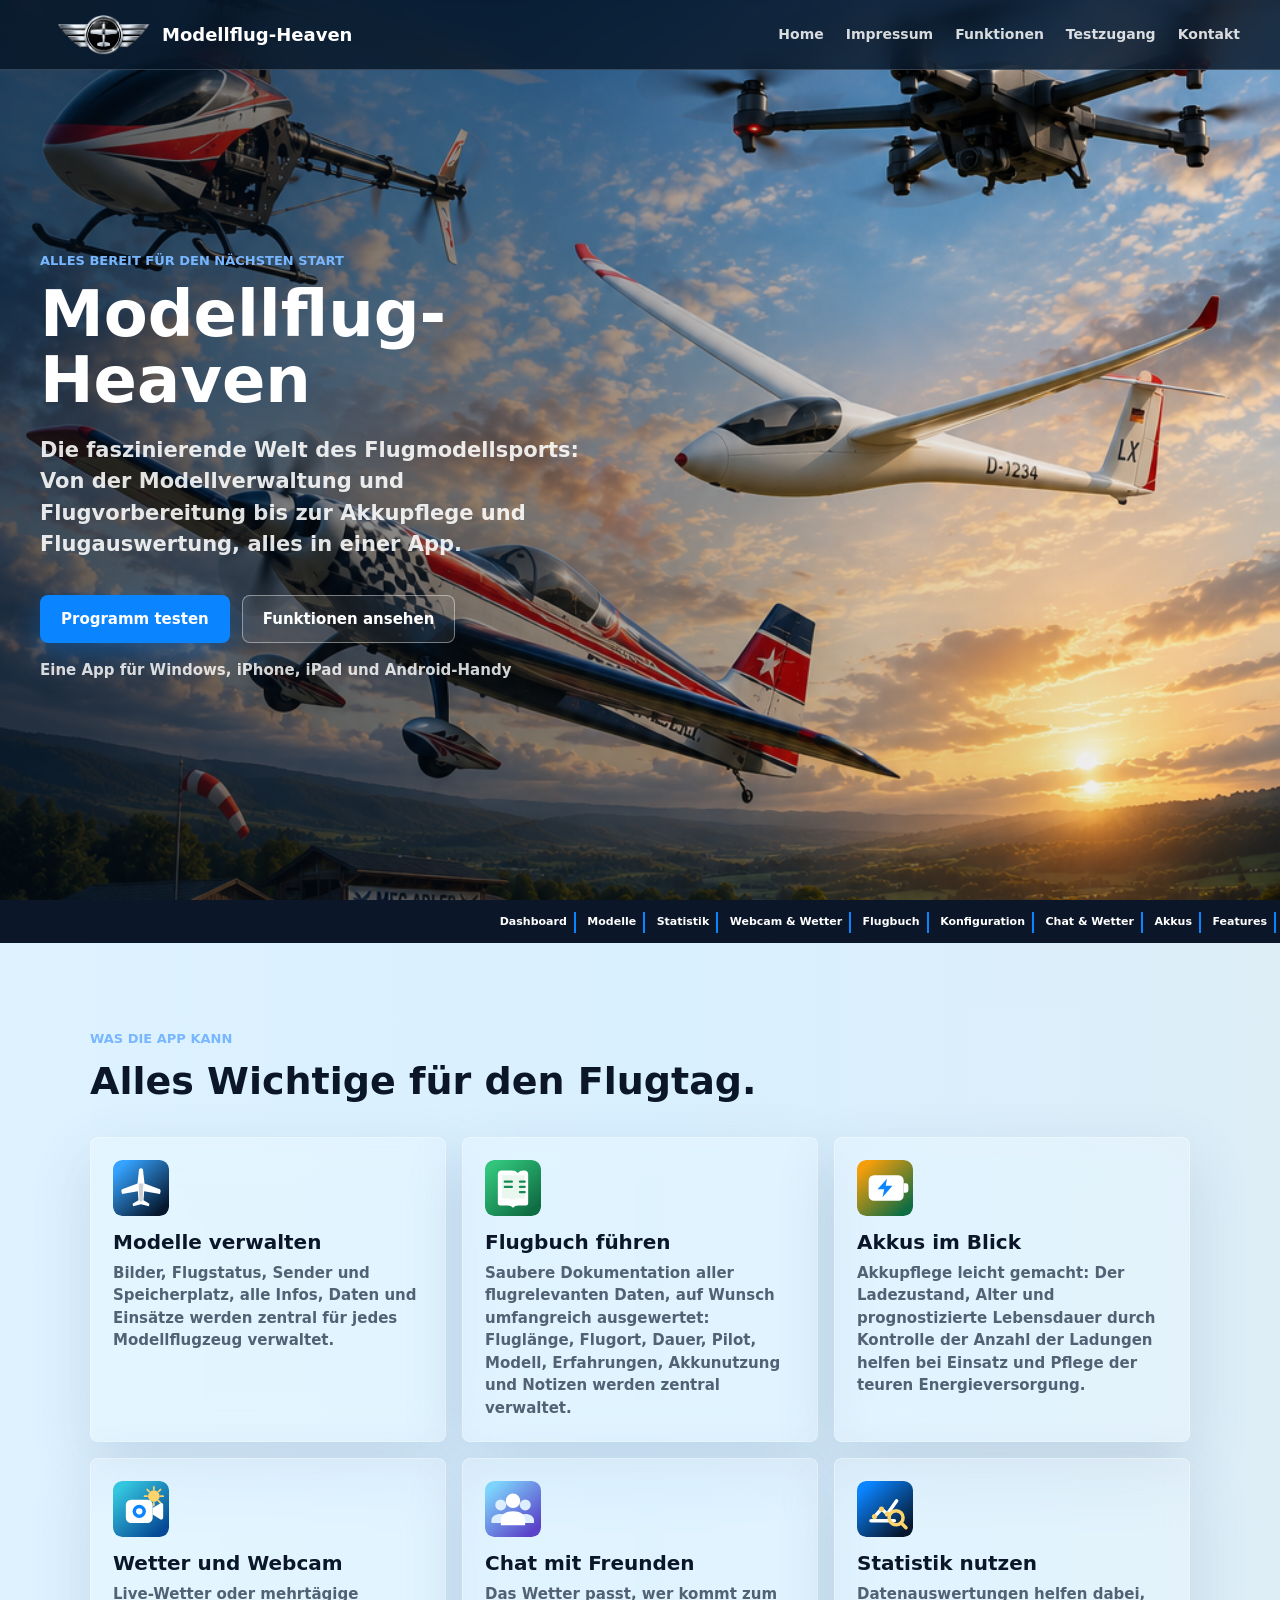
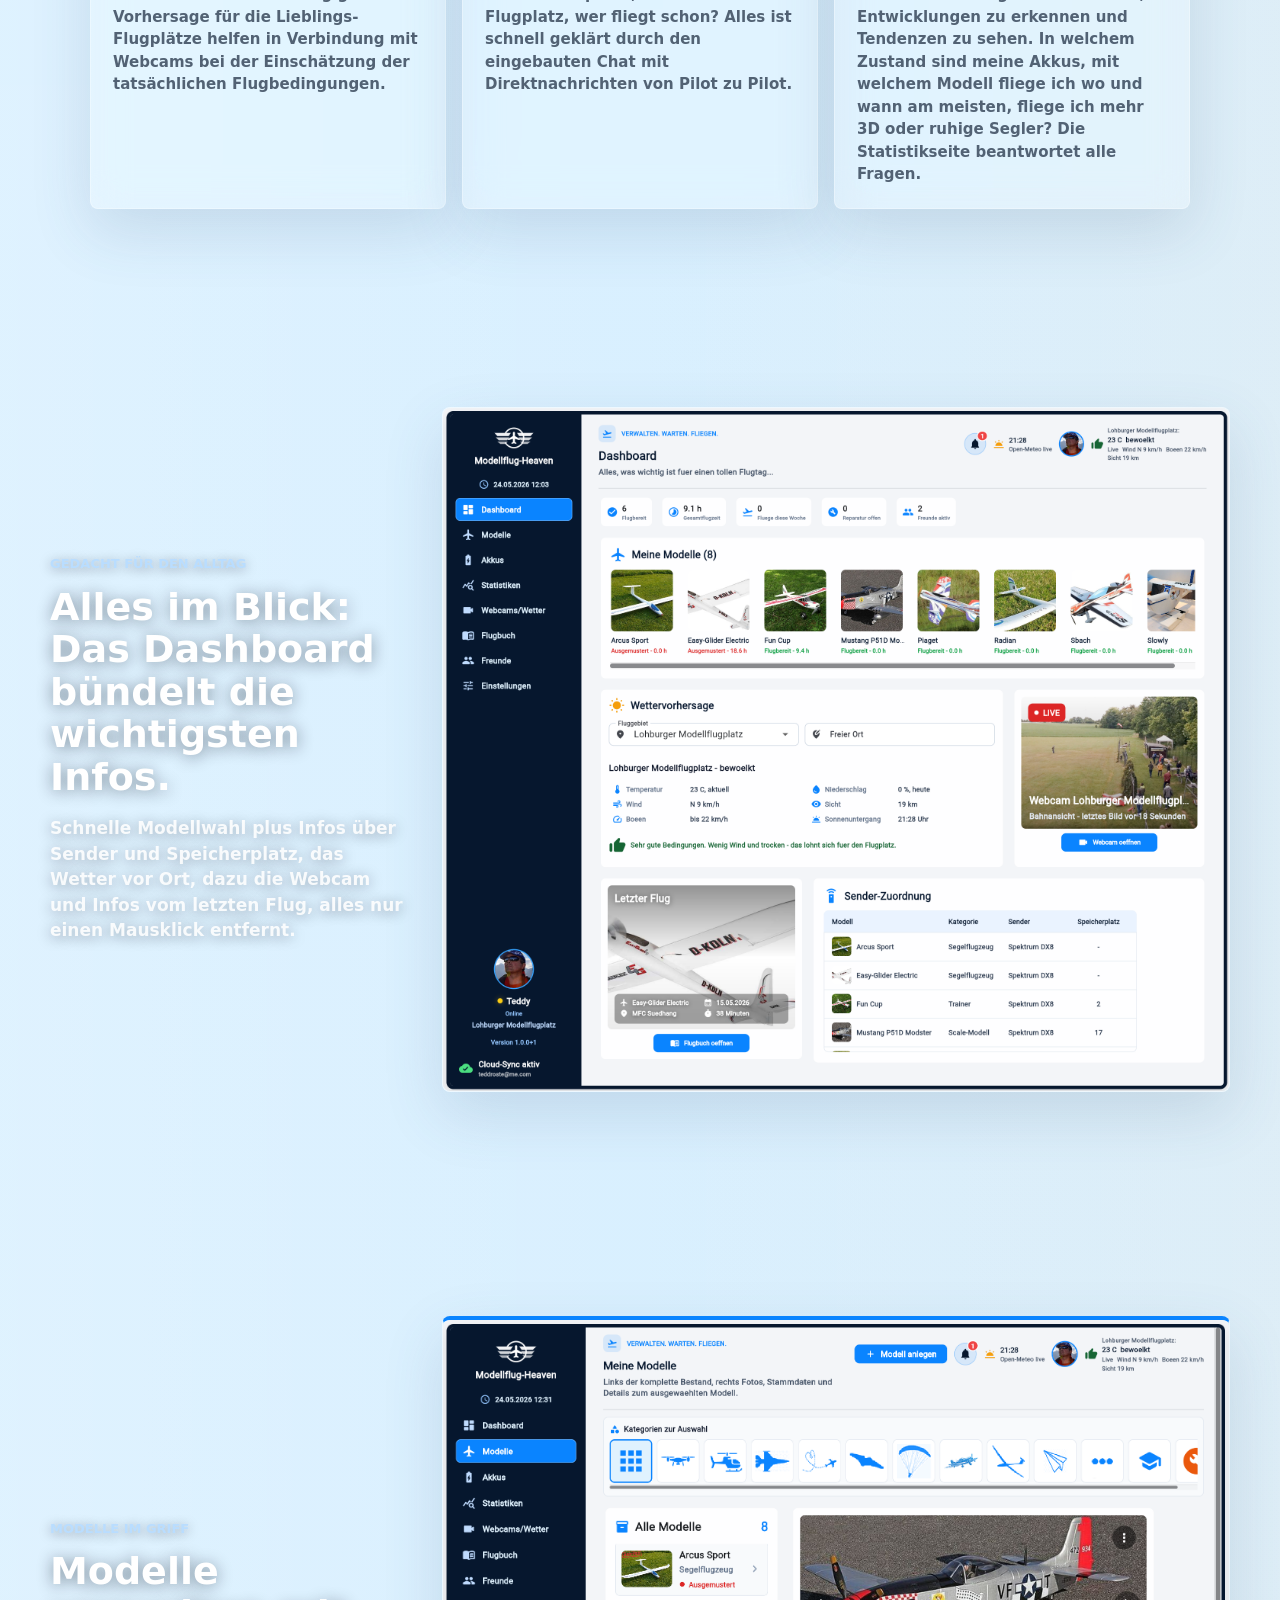
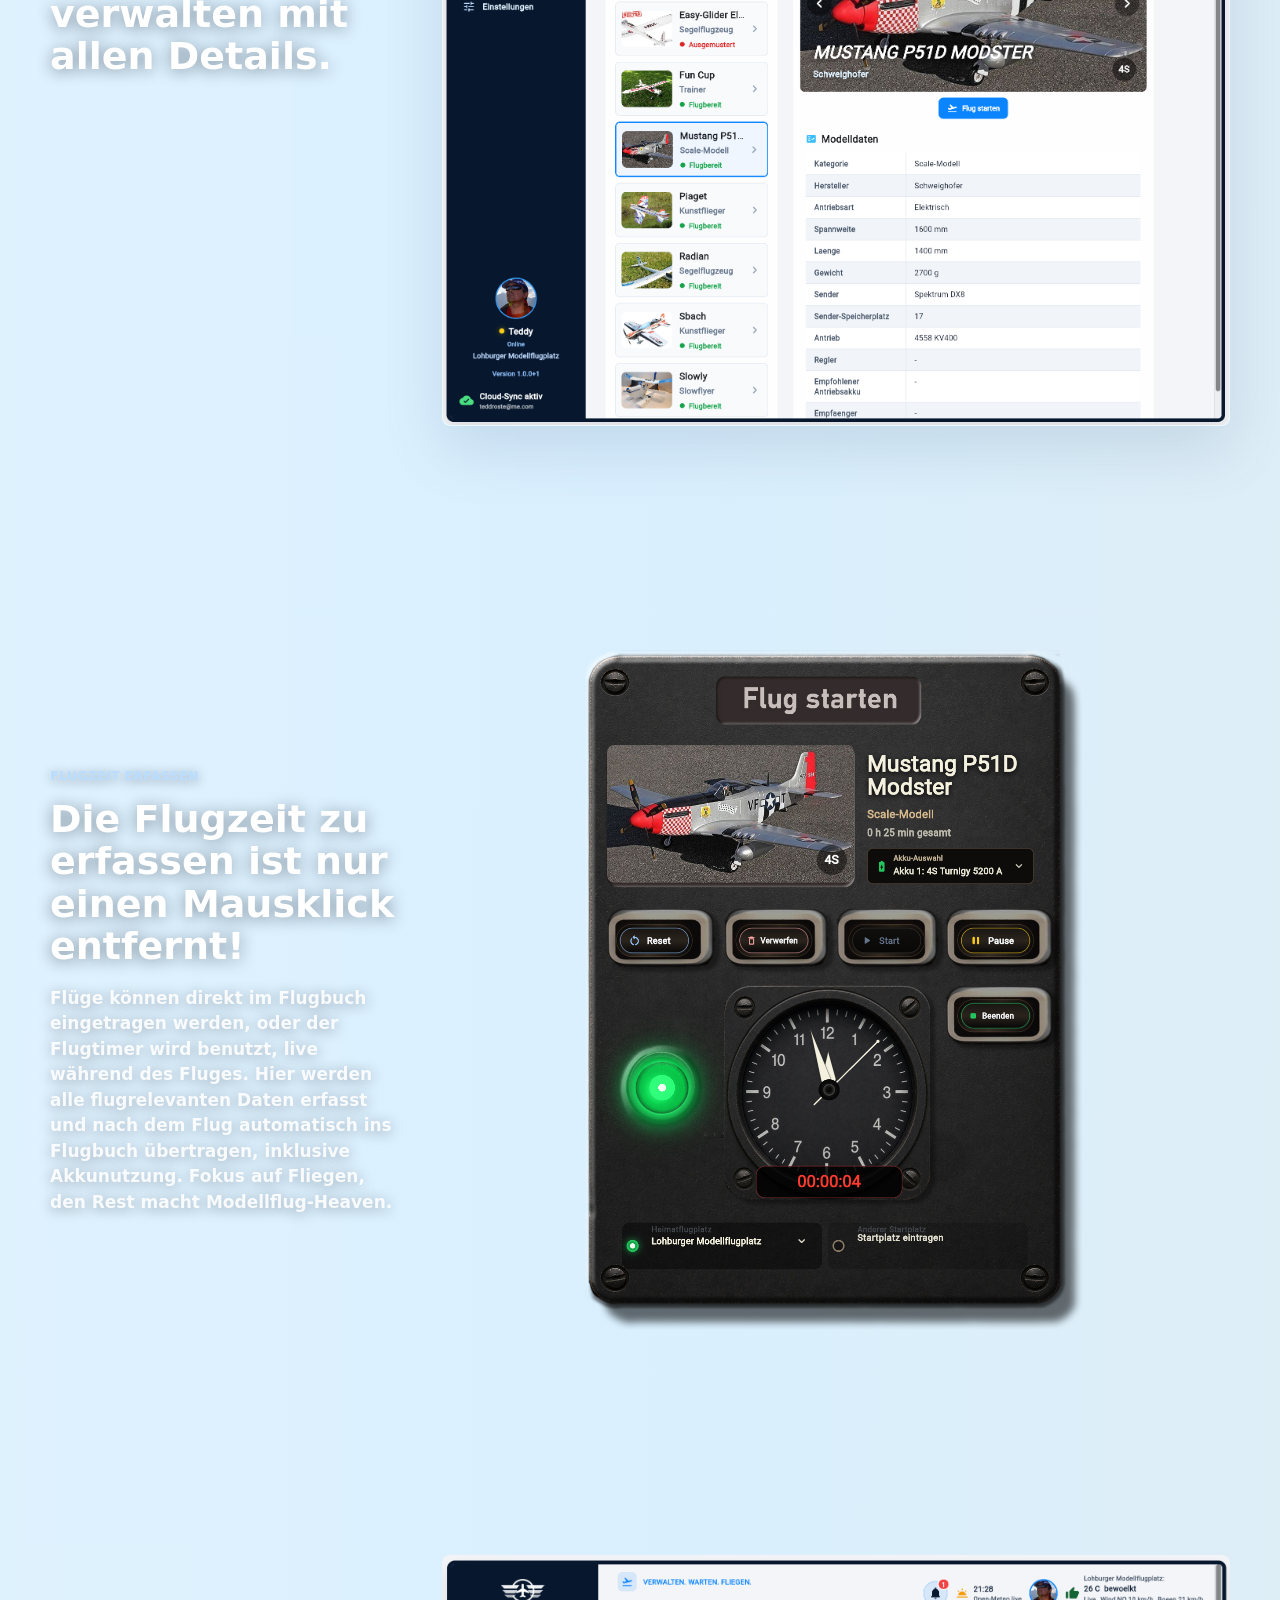
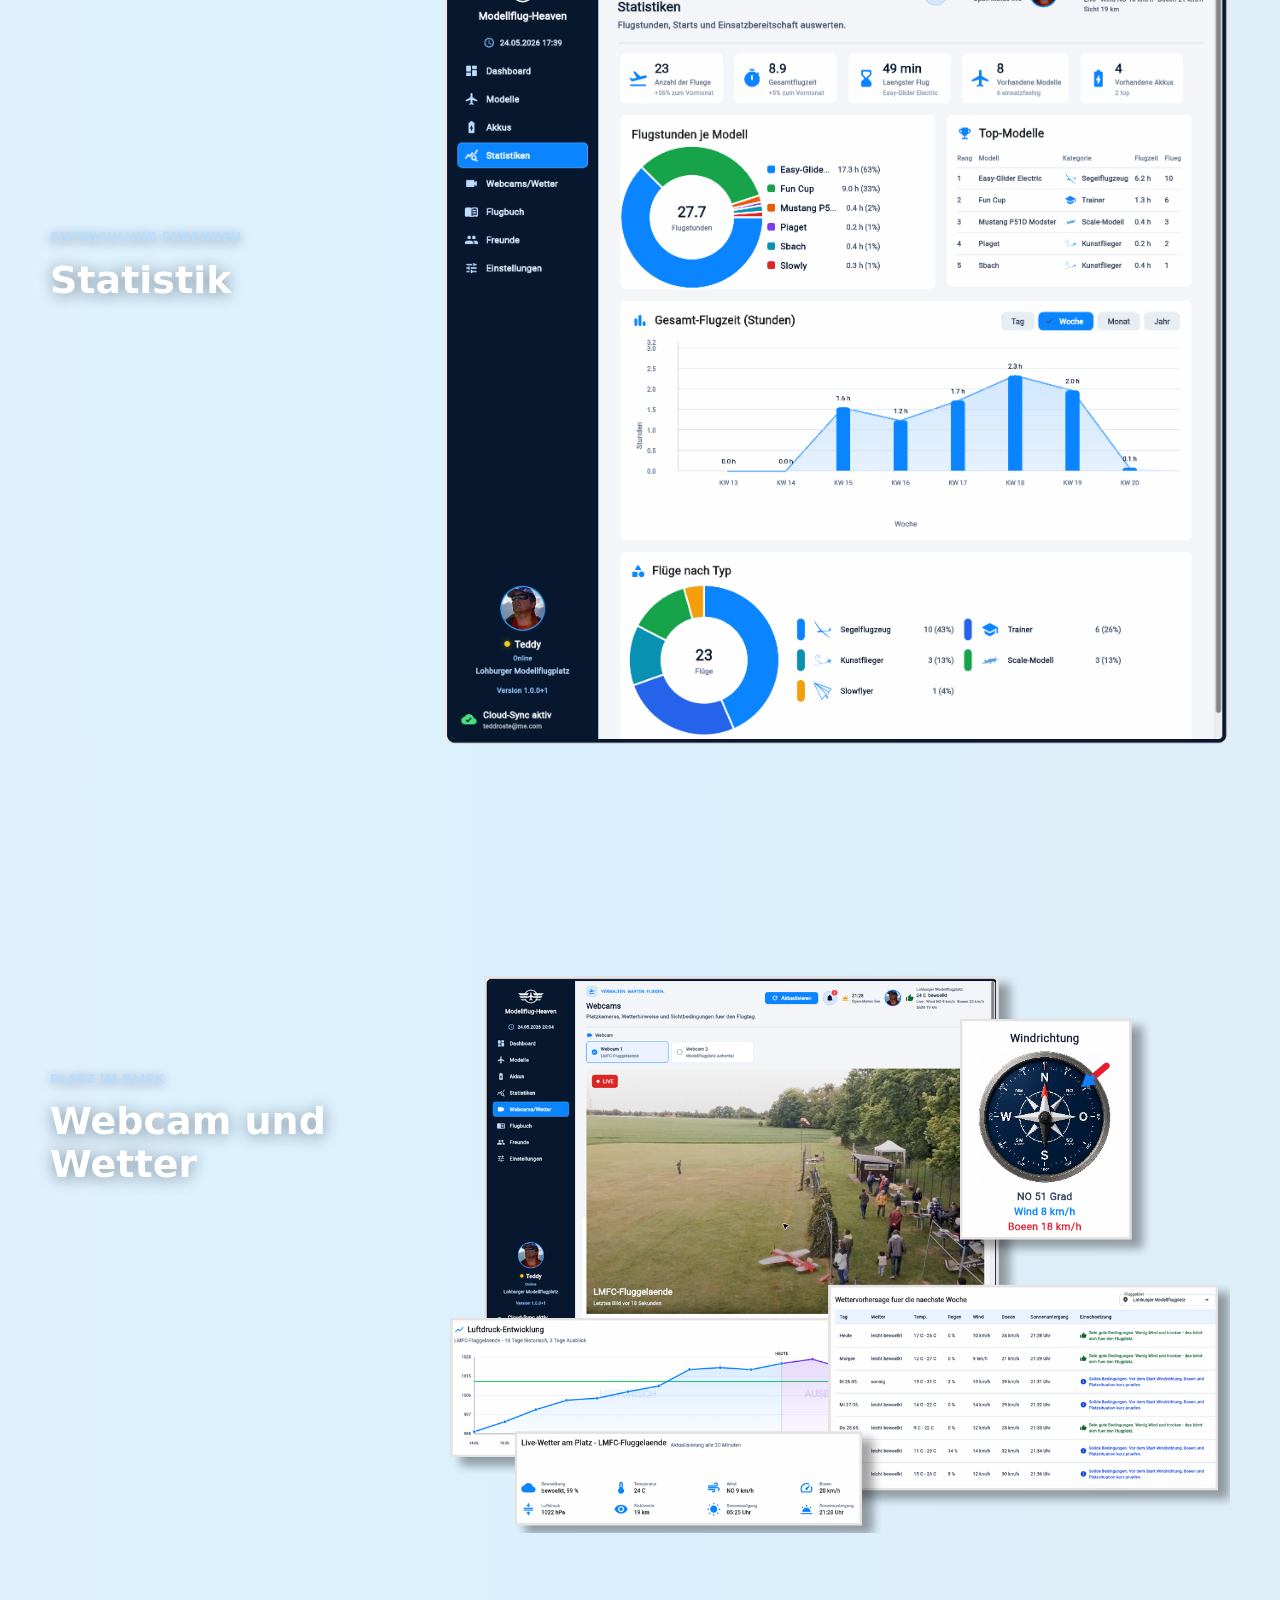
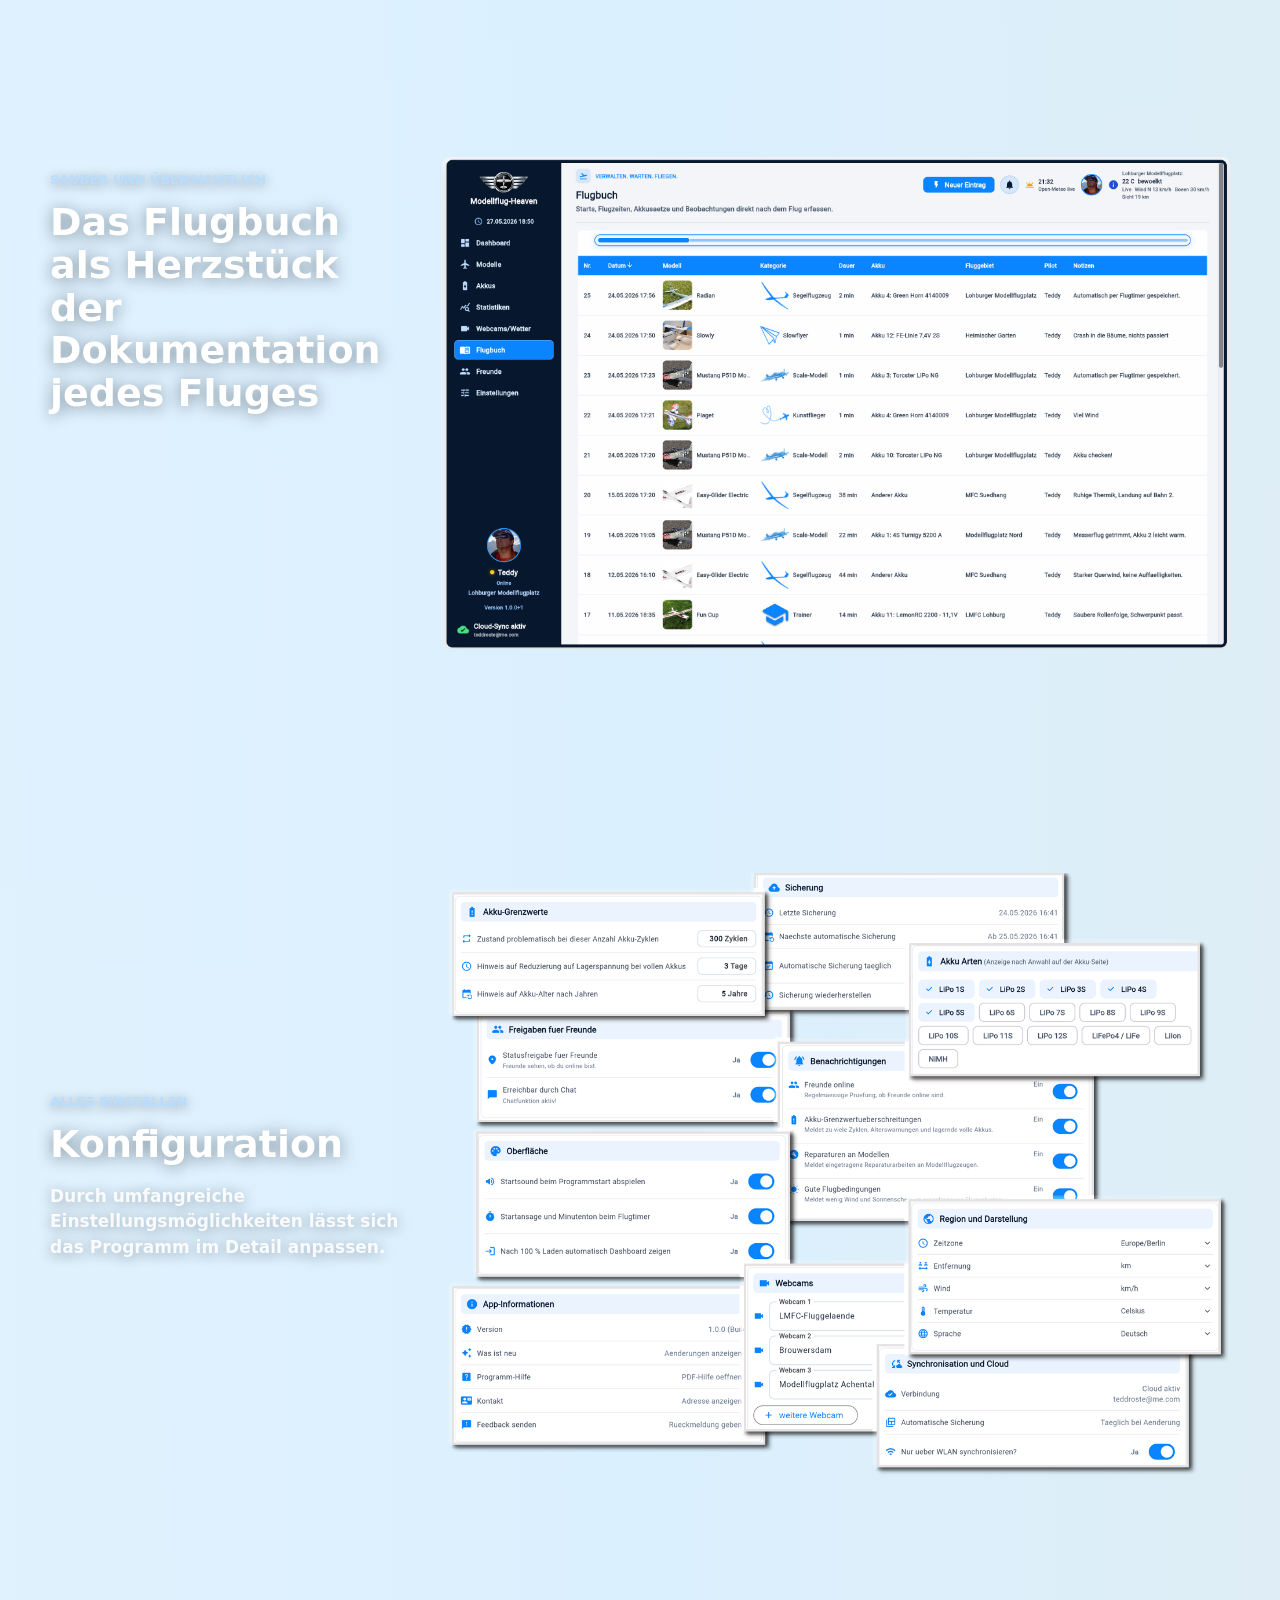
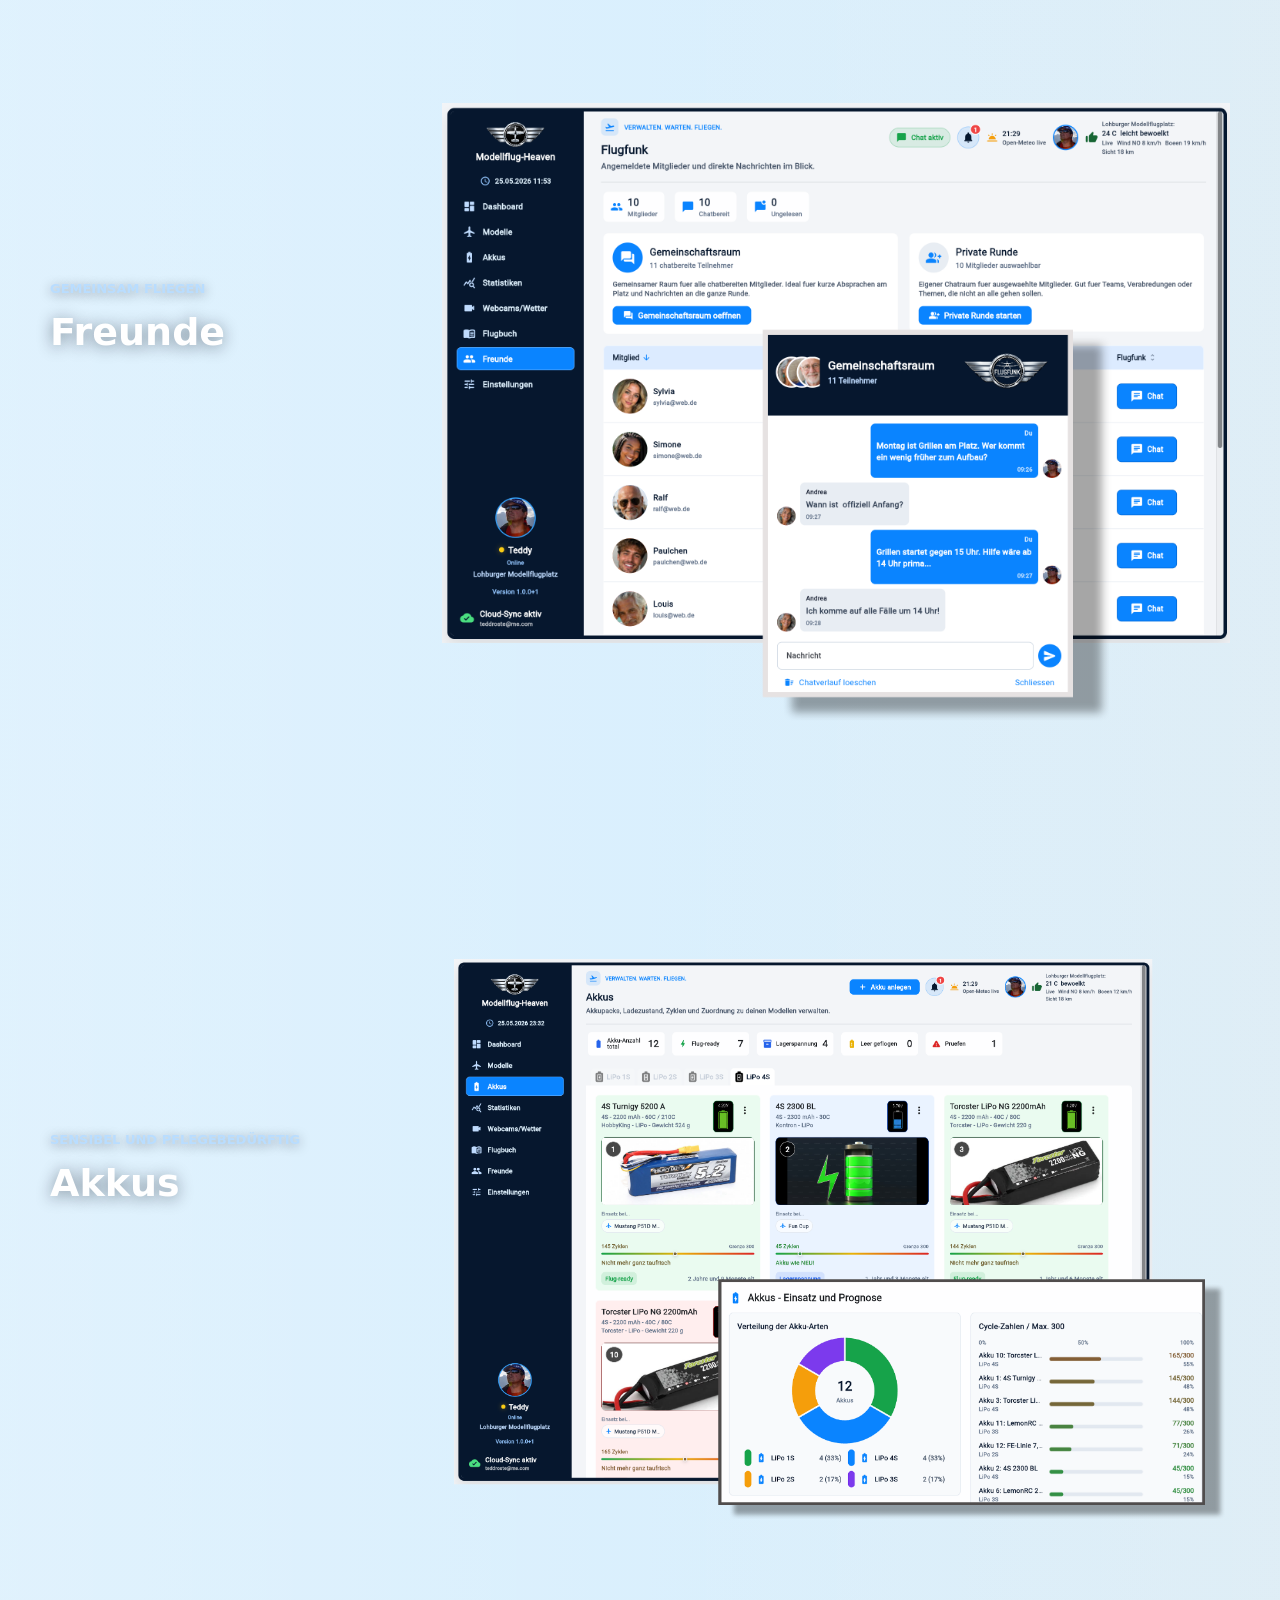
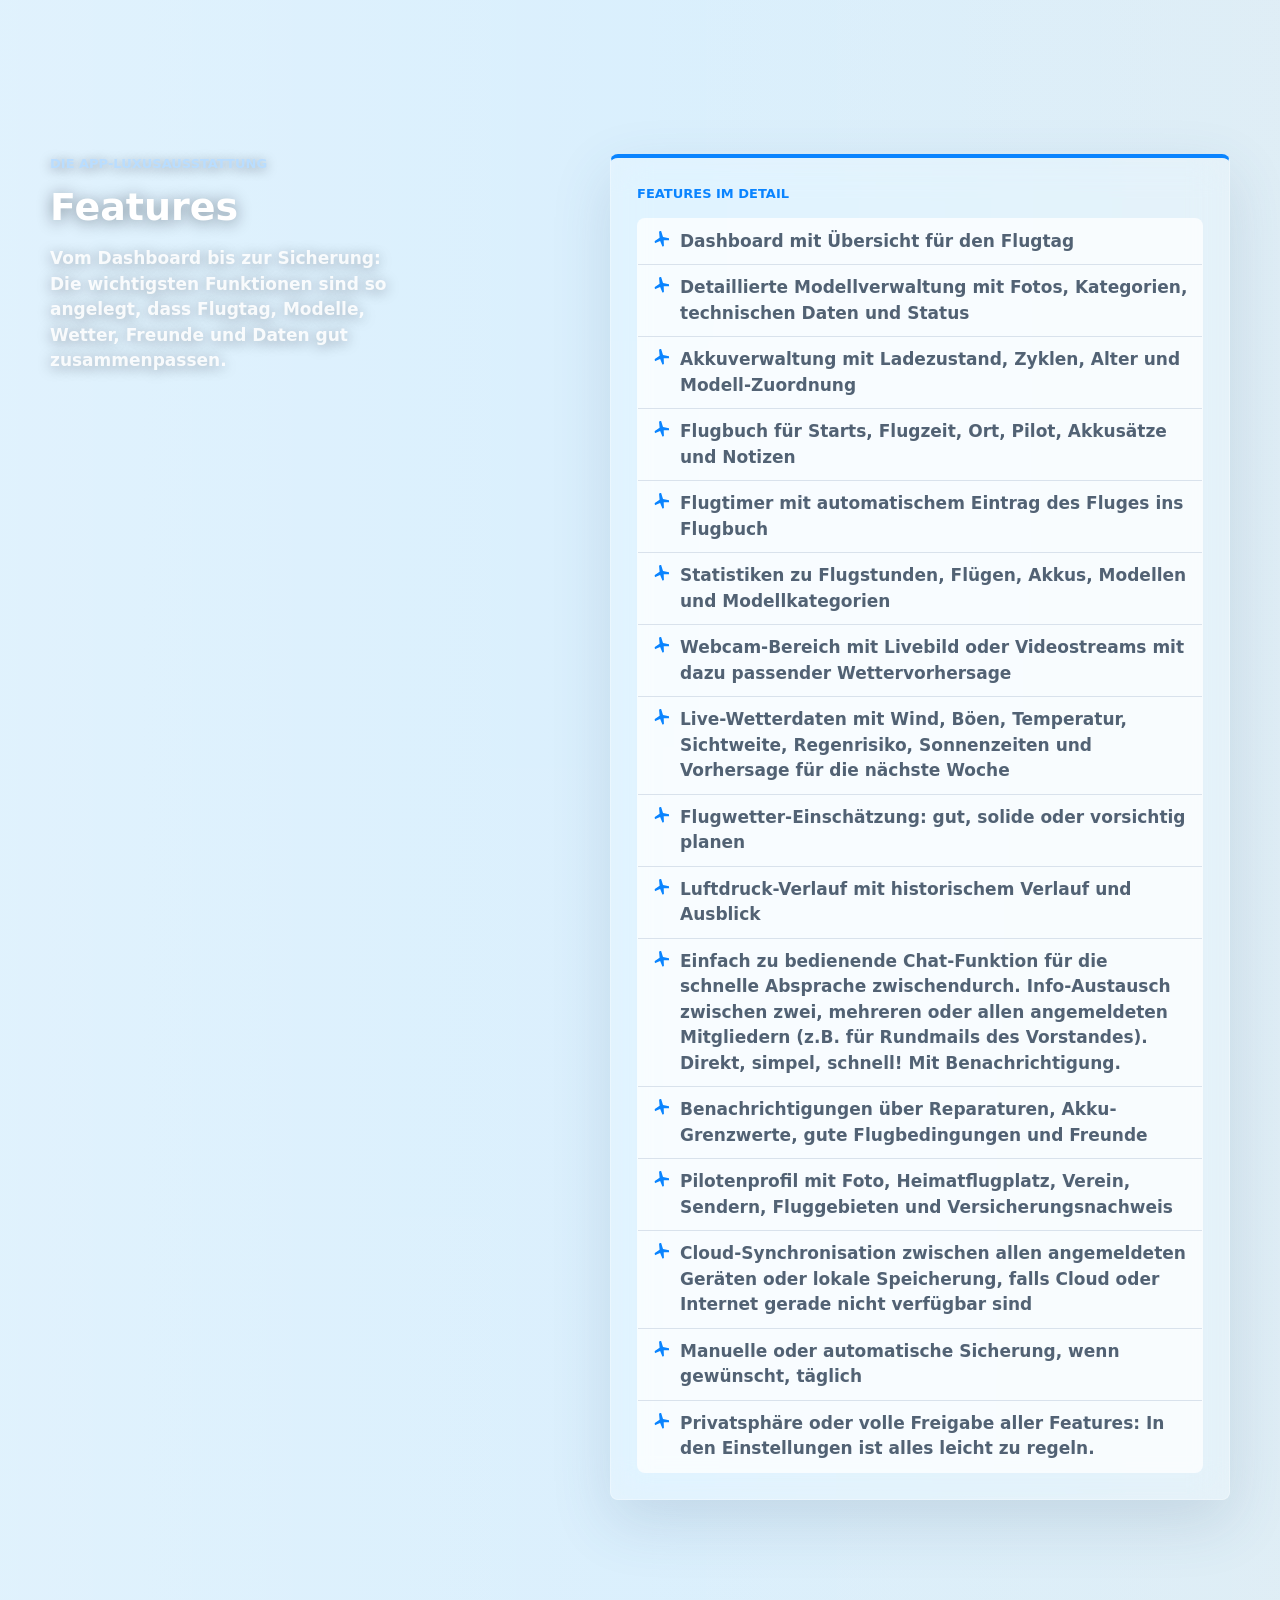
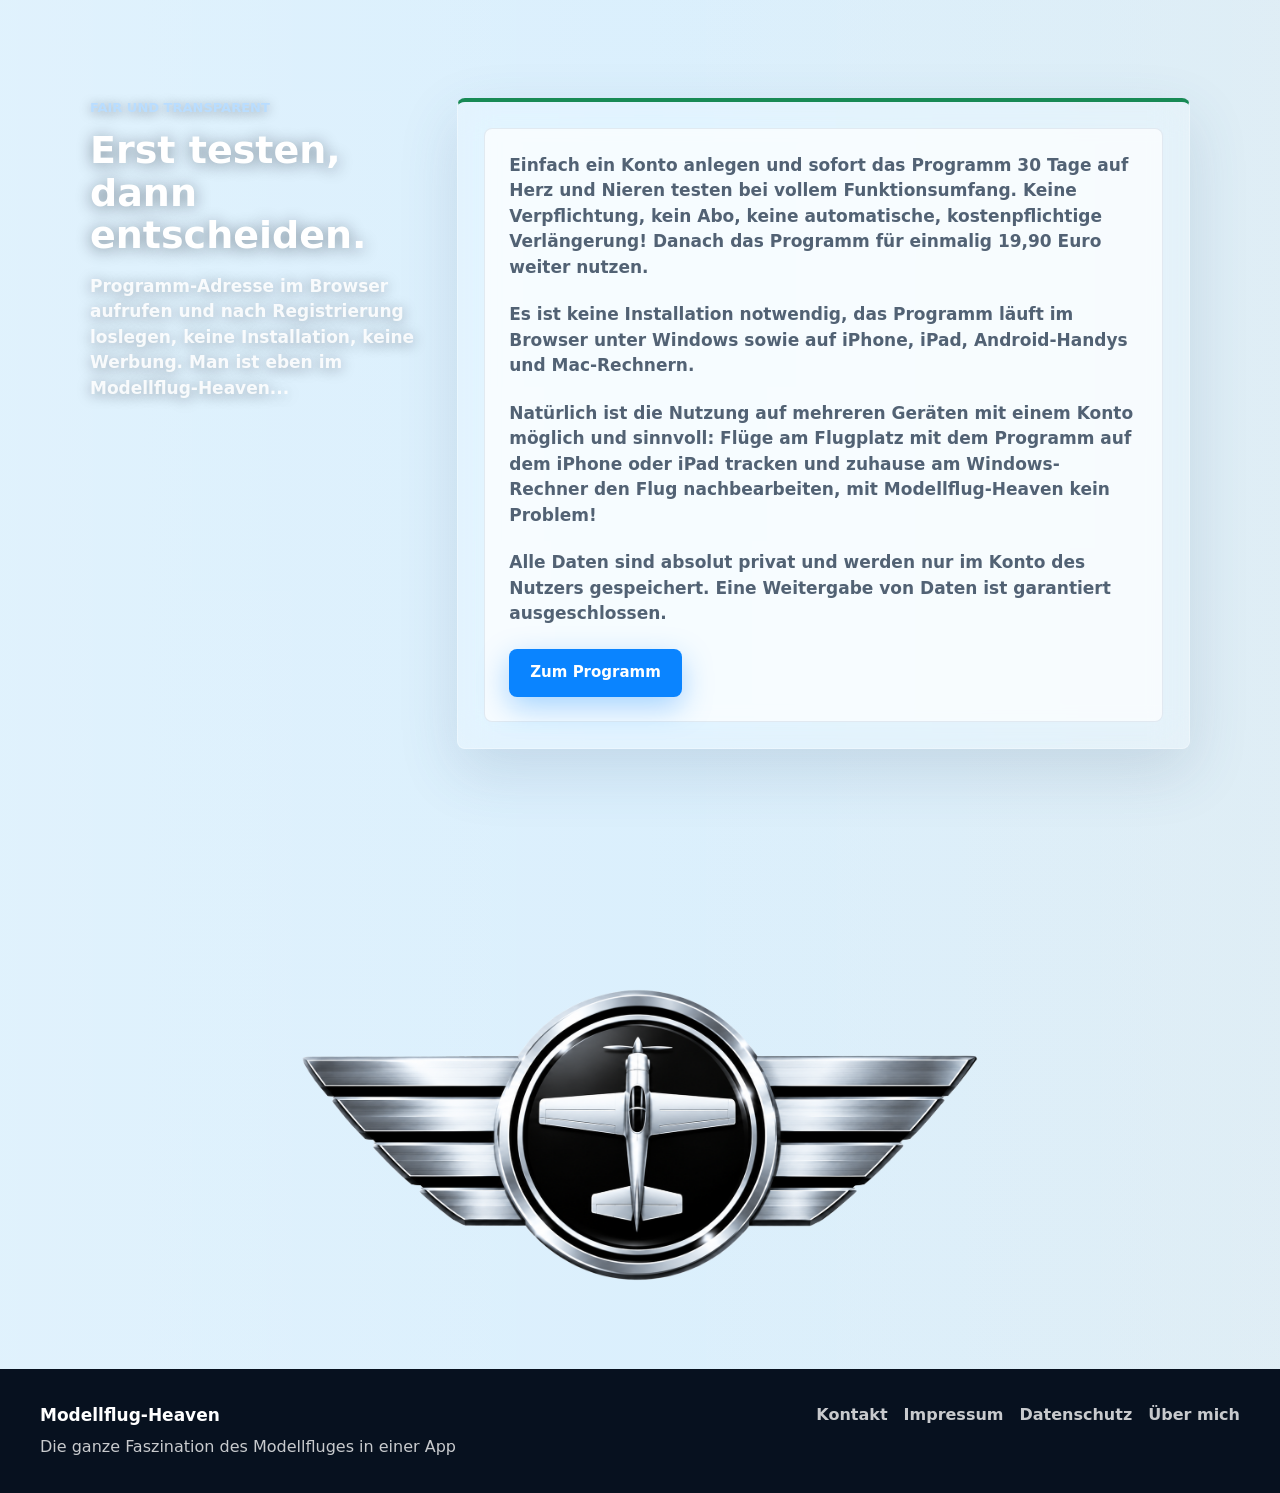
<file: homepage/index.html>
<!doctype html>
<html lang="de">
  <head>
    <meta charset="utf-8">
    <meta name="viewport" content="width=device-width, initial-scale=1">
    <meta
      name="description"
      content="Modellflug-Heaven ist eine App f&uuml;r Modellpiloten, die Modelle, Akkus, Flugbuch, Chat, Statistik, Webcam und Wetter an einem Ort verwalten m&ouml;chten."
    >
    <title>Modellflug-Heaven</title>
    <link rel="icon" href="assets/favicon.png?v=2" type="image/png">
    <link rel="stylesheet" href="styles.css?v=29">
  </head>
  <body>
    <header class="site-header" aria-label="Hauptnavigation">
      <a class="brand" href="#start" aria-label="Modellflug-Heaven Startseite">
        <img
          class="brand-logo"
          src="assets/logo10.png"
          alt=""
          aria-hidden="true"
        >
        <span>Modellflug-Heaven</span>
      </a>
      <nav class="nav-links" aria-label="Seitennavigation">
        <a href="#start">Home</a>
        <a href="impressum.html">Impressum</a>
        <a href="#funktionen">Funktionen</a>
        <a href="#testzugang">Testzugang</a>
        <a href="kontakt.html">Kontakt</a>
      </nav>
    </header>

    <main id="start">
      <section class="hero" aria-labelledby="hero-title">
        <div class="hero-copy">
          <p class="eyebrow">Alles bereit f&uuml;r den n&auml;chsten Start</p>
          <h1 id="hero-title">Modellflug-<wbr>Heaven</h1>
          <p class="hero-text">
            Die faszinierende Welt des Flugmodellsports: Von der
            Modellverwaltung und Flugvorbereitung bis zur Akkupflege und
            Flugauswertung, alles in einer App.
          </p>
          <div class="hero-actions">
            <a class="button primary" href="#testzugang">
              Programm testen
            </a>
            <a class="button secondary" href="#funktionen">Funktionen ansehen</a>
          </div>
          <p class="hero-platforms">
            Eine App f&uuml;r Windows, iPhone, iPad und Android-Handy
          </p>
        </div>
      </section>

      <section class="intro-band" aria-label="Kurz&uuml;bersicht">
        <div class="intro-grid">
          <nav class="quick-facts" aria-label="Direkt zu den Homepage-Bereichen">
            <a class="quick-fact-link" href="#dashboard">
              <span class="quick-fact-title">Dashboard</span>
            </a>
            <a class="quick-fact-link" href="#modelle">
              <span class="quick-fact-title">Modelle</span>
            </a>
            <a class="quick-fact-link" href="#statistik">
              <span class="quick-fact-title">Statistik</span>
            </a>
            <a class="quick-fact-link" href="#webcam-wetter">
              <span class="quick-fact-title">Webcam &amp; Wetter</span>
            </a>
            <a class="quick-fact-link" href="#flugbuch">
              <span class="quick-fact-title">Flugbuch</span>
            </a>
            <a class="quick-fact-link" href="#konfiguration">
              <span class="quick-fact-title">Konfiguration</span>
            </a>
            <a class="quick-fact-link" href="#chat-wetter">
              <span class="quick-fact-title">Chat &amp; Wetter</span>
            </a>
            <a class="quick-fact-link" href="#akkus">
              <span class="quick-fact-title">Akkus</span>
            </a>
            <a class="quick-fact-link" href="#features">
              <span class="quick-fact-title">Features</span>
            </a>
          </nav>
        </div>
      </section>

      <section class="section" id="funktionen">
        <div class="section-heading">
          <p class="eyebrow">Was die App kann</p>
          <h2>Alles Wichtige f&uuml;r den Flugtag.</h2>
        </div>

        <div class="feature-grid">
          <article class="feature-card">
            <span class="feature-icon models" aria-hidden="true"></span>
            <h3>Modelle verwalten</h3>
            <p>
              Bilder, Flugstatus, Sender und Speicherplatz, alle Infos, Daten
              und Eins&auml;tze werden zentral f&uuml;r jedes Modellflugzeug verwaltet.
            </p>
          </article>
          <article class="feature-card">
            <span class="feature-icon flightbook" aria-hidden="true"></span>
            <h3>Flugbuch f&uuml;hren</h3>
            <p>
              Saubere Dokumentation aller flugrelevanten Daten, auf Wunsch
              umfangreich ausgewertet: Flugl&auml;nge, Flugort, Dauer, Pilot,
              Modell, Erfahrungen, Akkunutzung und Notizen werden zentral
              verwaltet.
            </p>
          </article>
          <article class="feature-card">
            <span class="feature-icon batteries" aria-hidden="true"></span>
            <h3>Akkus im Blick</h3>
            <p>
              Akkupflege leicht gemacht: Der Ladezustand, Alter und
              prognostizierte Lebensdauer durch Kontrolle der Anzahl der
              Ladungen helfen bei Einsatz und Pflege der teuren
              Energieversorgung.
            </p>
          </article>
          <article class="feature-card">
            <span class="feature-icon weather" aria-hidden="true"></span>
            <h3>Wetter und Webcam</h3>
            <p>
              Live-Wetter oder mehrt&auml;gige Vorhersage f&uuml;r die
              Lieblings-Flugpl&auml;tze helfen in Verbindung mit Webcams bei der
              Einsch&auml;tzung der tats&auml;chlichen Flugbedingungen.
            </p>
          </article>
          <article class="feature-card">
            <span class="feature-icon chat" aria-hidden="true"></span>
            <h3>Chat mit Freunden</h3>
            <p>
              Das Wetter passt, wer kommt zum Flugplatz, wer fliegt schon?
              Alles ist schnell gekl&auml;rt durch den eingebauten Chat mit
              Direktnachrichten von Pilot zu Pilot.
            </p>
          </article>
          <article class="feature-card">
            <span class="feature-icon stats" aria-hidden="true"></span>
            <h3>Statistik nutzen</h3>
            <p>
              Datenauswertungen helfen dabei, Entwicklungen zu erkennen und
              Tendenzen zu sehen. In welchem Zustand sind meine Akkus, mit
              welchem Modell fliege ich wo und wann am meisten, fliege ich mehr
              3D oder ruhige Segler? Die Statistikseite beantwortet alle Fragen.
            </p>
          </article>
        </div>
      </section>

      <section class="showcase-band" id="dashboard" aria-label="Einblicke">
        <div class="showcase">
          <div class="showcase-copy">
            <p class="eyebrow">Gedacht f&uuml;r den Alltag</p>
            <h2>Alles im Blick: Das Dashboard b&uuml;ndelt die wichtigsten Infos.</h2>
            <p>
              Schnelle Modellwahl plus Infos &uuml;ber Sender und Speicherplatz,
              das Wetter vor Ort, dazu die Webcam und Infos vom letzten Flug,
              alles nur einen Mausklick entfernt.
            </p>
          </div>
          <div class="media-grid" aria-label="App-Dashboard Vorschau">
            <img
              src="assets/dashboard_screen.png"
              alt="Dashboard der Modellflug-Heaven App mit Modellen, Wetter, Webcam und Flugbuch"
              loading="lazy"
            >
          </div>
        </div>
      </section>

      <section class="model-details-band" id="modelle" aria-labelledby="model-details-title">
        <div class="model-details">
          <div class="model-details-copy">
            <p class="eyebrow">Modelle im Griff</p>
            <h2 id="model-details-title">
              Modelle verwalten mit allen Details.
            </h2>
            <p>
              Fotos vom Modell, eine F&uuml;lle von technischen Daten, der Status und
              vieles mehr k&ouml;nnen hier eingegeben werden. Perfekte &Uuml;bersicht
              &uuml;ber jedes einzelne Modellflugzeug!
            </p>
          </div>
          <div class="model-details-visual model-screen-visual" aria-label="Beispielansicht Modellverwaltung">
            <img
              class="detail-screen-image"
              src="assets/modelle_screen.png"
              alt="Modellverwaltung der Modellflug-Heaven App mit Kategorien, Modellliste, Foto und Modelldaten"
              loading="lazy"
            >
          </div>
        </div>
      </section>

      <section class="model-details-band model-details-band-soft" aria-labelledby="flight-time-title">
        <div class="model-details">
          <div class="model-details-copy">
            <p class="eyebrow">Flugzeit erfassen</p>
            <h2 id="flight-time-title">
              Die Flugzeit zu erfassen ist nur einen Mausklick entfernt!
            </h2>
            <p>
              Fl&uuml;ge k&ouml;nnen direkt im Flugbuch eingetragen werden, oder
              der Flugtimer wird benutzt, live w&auml;hrend des Fluges. Hier
              werden alle flugrelevanten Daten erfasst und nach dem Flug
              automatisch ins Flugbuch &uuml;bertragen, inklusive Akkunutzung.
              Fokus auf Fliegen, den Rest macht Modellflug-Heaven.
            </p>
          </div>
          <div class="flight-start-visual" aria-label="Beispielansicht Flug starten">
            <div class="flight-start-frame">
              <img
                class="flight-start-image"
                src="assets/flugstart_10.png"
                alt="Flugstart-Dialog der Modellflug-Heaven App mit Timer und Startsteuerung"
                loading="lazy"
              >
            </div>
          </div>
        </div>
      </section>

      <section class="model-details-band model-details-band-soft" id="statistik" aria-labelledby="statistics-title">
        <div class="model-details">
          <div class="model-details-copy">
            <p class="eyebrow">Entwicklung erkennen</p>
            <h2 id="statistics-title">Statistik</h2>
            <p>
              Umfangreiche Auswertungen &uuml;ber Flugzeiten und Modelleinsatz
              machen den Fortschritt im Modellflug greifbar. Das hilft beim
              Planen, Vergleichen und beim Blick zur&uuml;ck auf die Saison.
            </p>
          </div>
          <div class="stats-screen-visual" aria-label="Beispielansicht Statistik">
            <img
              class="stats-screen-image"
              src="assets/statistik_sceen_02.png"
              alt="Statistikbereich der Modellflug-Heaven App mit Flugstunden, Top-Modellen und Diagrammen"
              loading="lazy"
            >
          </div>
        </div>
      </section>

      <section class="model-details-band model-details-band-soft" id="webcam-wetter" aria-labelledby="webcam-weather-title">
        <div class="model-details">
          <div class="model-details-copy">
            <p class="eyebrow">Platz im Blick</p>
            <h2 id="webcam-weather-title">Webcam und Wetter</h2>
            <p>
              Die in den Einstellungen hinterlegten Webcam-Adressen k&ouml;nnen
              mit dem passenden aktuellen Wetter und einer Wettervorhersage der
              n&auml;chsten Tage f&uuml;r die Flugplanung abgerufen werden. Eine
              Prognose zeigt schnell, ob der Flugtag gelingen wird.
            </p>
          </div>
          <div class="webcam-weather-visual" aria-label="Beispielansicht Webcam und Wetter">
            <img
              class="webcam-weather-image"
              src="assets/webcam_weather_screen.png"
              alt="Webcam- und Wetterbereich der Modellflug-Heaven App mit Livebild, Windrichtung, Luftdruck und Wochenvorhersage"
              loading="lazy"
            >
          </div>
        </div>
      </section>

      <section class="model-details-band model-details-band-soft" id="flugbuch" aria-labelledby="flightbook-title">
        <div class="model-details">
          <div class="model-details-copy">
            <p class="eyebrow">Sauber und &uuml;bersichtlich</p>
            <h2 id="flightbook-title">
              Das Flugbuch als Herzst&uuml;ck der Dokumentation jedes Fluges
            </h2>
            <p>
              Perfekte Dokumentation aller Fl&uuml;ge,
              entweder durch einen manuellen neuen Eintrag oder beim Fliegen
              automatisch durch den Flugtimer. Dazu ist die Tabelle nach
              Spalten sortierbar und bereit zur Aufarbeitung durch die
              Statistik-Seite.
            </p>
          </div>
          <div class="flightbook-screen-visual" aria-label="Beispielansicht Flugbuch">
            <img
              class="flightbook-screen-image"
              src="assets/flugbuch_screen_02.png"
              alt="Flugbuch der Modellflug-Heaven App mit sortierbarer Tabelle und dokumentierten Fluegen"
              loading="lazy"
            >
          </div>
        </div>
      </section>

      <section class="model-details-band model-details-band-soft" id="konfiguration" aria-labelledby="configuration-title">
        <div class="model-details">
          <div class="model-details-copy">
            <p class="eyebrow">Alles einstellen</p>
            <h2 id="configuration-title">Konfiguration</h2>
            <p>
              Durch umfangreiche Einstellungsm&ouml;glichkeiten l&auml;sst sich das
              Programm im Detail anpassen.
            </p>
          </div>
          <div class="configuration-screen-visual" aria-label="Beispielansicht Konfiguration">
            <img
              class="configuration-screen-image"
              src="assets/konfiguration_screen.png"
              alt="Konfigurationsbereiche der Modellflug-Heaven App mit Sicherung, Freigaben, Benachrichtigungen und Darstellung"
              loading="lazy"
            >
          </div>
        </div>
      </section>

      <section class="model-details-band" id="chat-wetter" aria-labelledby="friends-title">
        <div class="model-details">
          <div class="model-details-copy">
            <p class="eyebrow">Gemeinsam fliegen</p>
            <h2 id="friends-title">Freunde</h2>
            <p>
              Wer ist online, wer ist schon am Flugplatz und wer kommt sp&auml;ter
              dazu? Schnelle Direktnachrichten helfen bei der Abstimmung
              untereinander. Und wer lieber f&uuml;r sich sein m&ouml;chte, kann alles
              deaktivieren. W&auml;re aber schade...
            </p>
          </div>
          <div class="friends-visual" aria-label="Beispielansicht Freunde">
            <img
              class="friends-screen-image"
              src="assets/chat_screen_03.png"
              alt="Freunde- und Chatbereich der Modellflug-Heaven App mit Mitgliederliste, Gemeinschaftsraum und Direktnachrichten"
              loading="lazy"
            >
          </div>
        </div>
      </section>

      <section class="model-details-band model-details-band-soft" id="akkus" aria-labelledby="battery-title">
        <div class="model-details">
          <div class="model-details-copy">
            <p class="eyebrow">Sensibel und pflegebed&uuml;rftig</p>
            <h2 id="battery-title">Akkus</h2>
            <p>
              &Uuml;bersicht, Pflege und Kontrolle &uuml;ber die Kraftpakete sind
              Voraussetzung f&uuml;r ein langes Akku-Leben. Das Programm hilft mit
              perfekter Verwaltung.
            </p>
          </div>
          <div class="battery-visual" aria-label="Beispielansicht Akkuverwaltung">
            <img
              class="battery-screen-image"
              src="assets/akku_screen_04.png"
              alt="Akkuverwaltung der Modellflug-Heaven App mit Akkukarten, Ladezustand, Zyklen und Modell-Zuordnung"
              loading="lazy"
            >
          </div>
        </div>
      </section>

      <section class="model-details-band model-details-band-soft features-section" id="features" aria-labelledby="features-title">
        <div class="model-details">
          <div class="model-details-copy">
            <p class="eyebrow">Die App-Luxusausstattung</p>
            <h2 id="features-title">Features</h2>
            <p>
              Vom Dashboard bis zur Sicherung: Die wichtigsten Funktionen sind
              so angelegt, dass Flugtag, Modelle, Wetter, Freunde und Daten gut
              zusammenpassen.
            </p>
          </div>
          <div class="model-details-visual feature-table-card" aria-label="Features im Detail">
            <p class="model-preview-kicker">Features im Detail</p>
            <table class="feature-table">
              <tbody>
                <tr>
                  <td>Dashboard mit &Uuml;bersicht f&uuml;r den Flugtag</td>
                </tr>
                <tr>
                  <td>Detaillierte Modellverwaltung mit Fotos, Kategorien, technischen Daten und Status</td>
                </tr>
                <tr>
                  <td>Akkuverwaltung mit Ladezustand, Zyklen, Alter und Modell-Zuordnung</td>
                </tr>
                <tr>
                  <td>Flugbuch f&uuml;r Starts, Flugzeit, Ort, Pilot, Akkus&auml;tze und Notizen</td>
                </tr>
                <tr>
                  <td>Flugtimer mit automatischem Eintrag des Fluges ins Flugbuch</td>
                </tr>
                <tr>
                  <td>Statistiken zu Flugstunden, Fl&uuml;gen, Akkus, Modellen und Modellkategorien</td>
                </tr>
                <tr>
                  <td>Webcam-Bereich mit Livebild oder Videostreams mit dazu passender Wettervorhersage</td>
                </tr>
                <tr>
                  <td>Live-Wetterdaten mit Wind, B&ouml;en, Temperatur, Sichtweite, Regenrisiko, Sonnenzeiten und Vorhersage f&uuml;r die n&auml;chste Woche</td>
                </tr>
                <tr>
                  <td>Flugwetter-Einsch&auml;tzung: gut, solide oder vorsichtig planen</td>
                </tr>
                <tr>
                  <td>Luftdruck-Verlauf mit historischem Verlauf und Ausblick</td>
                </tr>
                <tr>
                  <td>Einfach zu bedienende Chat-Funktion f&uuml;r die schnelle Absprache zwischendurch. Info-Austausch zwischen zwei, mehreren oder allen angemeldeten Mitgliedern (z.B. f&uuml;r Rundmails des Vorstandes). Direkt, simpel, schnell! Mit Benachrichtigung.</td>
                </tr>
                <tr>
                  <td>Benachrichtigungen &uuml;ber Reparaturen, Akku-Grenzwerte, gute Flugbedingungen und Freunde</td>
                </tr>
                <tr>
                  <td>Pilotenprofil mit Foto, Heimatflugplatz, Verein, Sendern, Fluggebieten und Versicherungsnachweis</td>
                </tr>
                <tr>
                  <td>Cloud-Synchronisation zwischen allen angemeldeten Ger&auml;ten oder lokale Speicherung, falls Cloud oder Internet gerade nicht verf&uuml;gbar sind</td>
                </tr>
                <tr>
                  <td>Manuelle oder automatische Sicherung, wenn gew&uuml;nscht, t&auml;glich</td>
                </tr>
                <tr>
                  <td>Privatsph&auml;re oder volle Freigabe aller Features: In den Einstellungen ist alles leicht zu regeln.</td>
                </tr>
              </tbody>
            </table>
          </div>
        </div>
      </section>

      <section class="section split-section" aria-labelledby="testzugang">
        <div class="access-copy">
          <p class="eyebrow">Fair und transparent</p>
          <h2 id="testzugang">Erst testen, dann entscheiden.</h2>
          <p>
            Programm-Adresse im Browser aufrufen und nach Registrierung
            loslegen, keine Installation, keine Werbung. Man ist eben im
            Modellflug-Heaven...
          </p>
        </div>
        <div class="access-panel">
          <div class="access-panel-inner">
            <p>
              Einfach ein Konto anlegen und sofort das Programm 30 Tage auf
              Herz und Nieren testen bei vollem Funktionsumfang. Keine
              Verpflichtung, kein Abo, keine automatische, kostenpflichtige
              Verl&auml;ngerung! Danach das Programm f&uuml;r einmalig 19,90 Euro
              weiter nutzen.
            </p>
            <p>
              Es ist keine Installation notwendig, das Programm l&auml;uft im
              Browser unter Windows sowie auf iPhone, iPad, Android-Handys und
              Mac-Rechnern.
            </p>
            <p>
              Nat&uuml;rlich ist die Nutzung auf mehreren Ger&auml;ten mit einem
              Konto m&ouml;glich und sinnvoll: Fl&uuml;ge am Flugplatz mit
              dem Programm auf dem iPhone oder iPad tracken und zuhause am
              Windows-Rechner den Flug nachbearbeiten, mit Modellflug-Heaven
              kein Problem!
            </p>
            <p>
              Alle Daten sind absolut privat und werden nur im Konto des
              Nutzers gespeichert. Eine Weitergabe von Daten ist garantiert
              ausgeschlossen.
            </p>
            <a
              class="button primary"
              href="https://modellflug-app.web.app"
              target="_blank"
              rel="noopener noreferrer"
            >
              Zum Programm
            </a>
          </div>
        </div>
        <div class="access-emblem-row">
          <img
            class="access-emblem"
            src="assets/logo12.png"
            alt="Emblem Modellflug-Heaven"
            loading="lazy"
          >
        </div>
      </section>
    </main>

    <footer class="site-footer" id="kontakt">
      <div>
        <strong>Modellflug-Heaven</strong>
        <p>Die ganze Faszination des Modellfluges in einer App</p>
      </div>
      <div class="footer-links">
        <a href="kontakt.html">Kontakt</a>
        <a href="impressum.html">Impressum</a>
        <a href="datenschutz.html">Datenschutz</a>
        <a href="ueber-mich.html">&Uuml;ber mich</a>
      </div>
    </footer>
    <script>
      (() => {
        const scrollToHashTarget = () => {
          const id = window.location.hash.slice(1);
          if (!id) {
            return;
          }

          const target = document.getElementById(decodeURIComponent(id));
          if (!target) {
            return;
          }

          const header = document.querySelector(".site-header");
          const headerHeight = header ? header.getBoundingClientRect().height : 0;
          const top = target.getBoundingClientRect().top + window.scrollY - headerHeight - 12;
          window.scrollTo({
            top: Math.max(0, top),
            behavior: "auto"
          });
        };

        const stabilizeHashScroll = () => {
          scrollToHashTarget();
          window.setTimeout(scrollToHashTarget, 150);
          window.setTimeout(scrollToHashTarget, 500);
          window.setTimeout(scrollToHashTarget, 1100);
        };

        window.addEventListener("hashchange", stabilizeHashScroll);
        window.addEventListener("load", stabilizeHashScroll);

        const revealTexts = document.querySelectorAll([
          ".feature-card h3 + p",
          ".showcase-copy h2 + p",
          ".model-details-copy h2 + p"
        ].join(","));

        if (!revealTexts.length) {
          return;
        }

        revealTexts.forEach((text) => text.classList.add("reveal-copy"));

        const reducedMotion = window.matchMedia("(prefers-reduced-motion: reduce)").matches;
        if (reducedMotion || !("IntersectionObserver" in window)) {
          revealTexts.forEach((text) => text.classList.add("is-visible"));
          return;
        }

        document.body.classList.add("reveal-ready");

        const observer = new IntersectionObserver((entries) => {
          entries.forEach((entry) => {
            if (!entry.isIntersecting) {
              return;
            }

            entry.target.classList.add("is-visible");
            observer.unobserve(entry.target);
          });
        }, {
          rootMargin: "0px 0px -12% 0px",
          threshold: 0.18
        });

        revealTexts.forEach((text) => observer.observe(text));
      })();
    </script>
  </body>
</html>
</file>
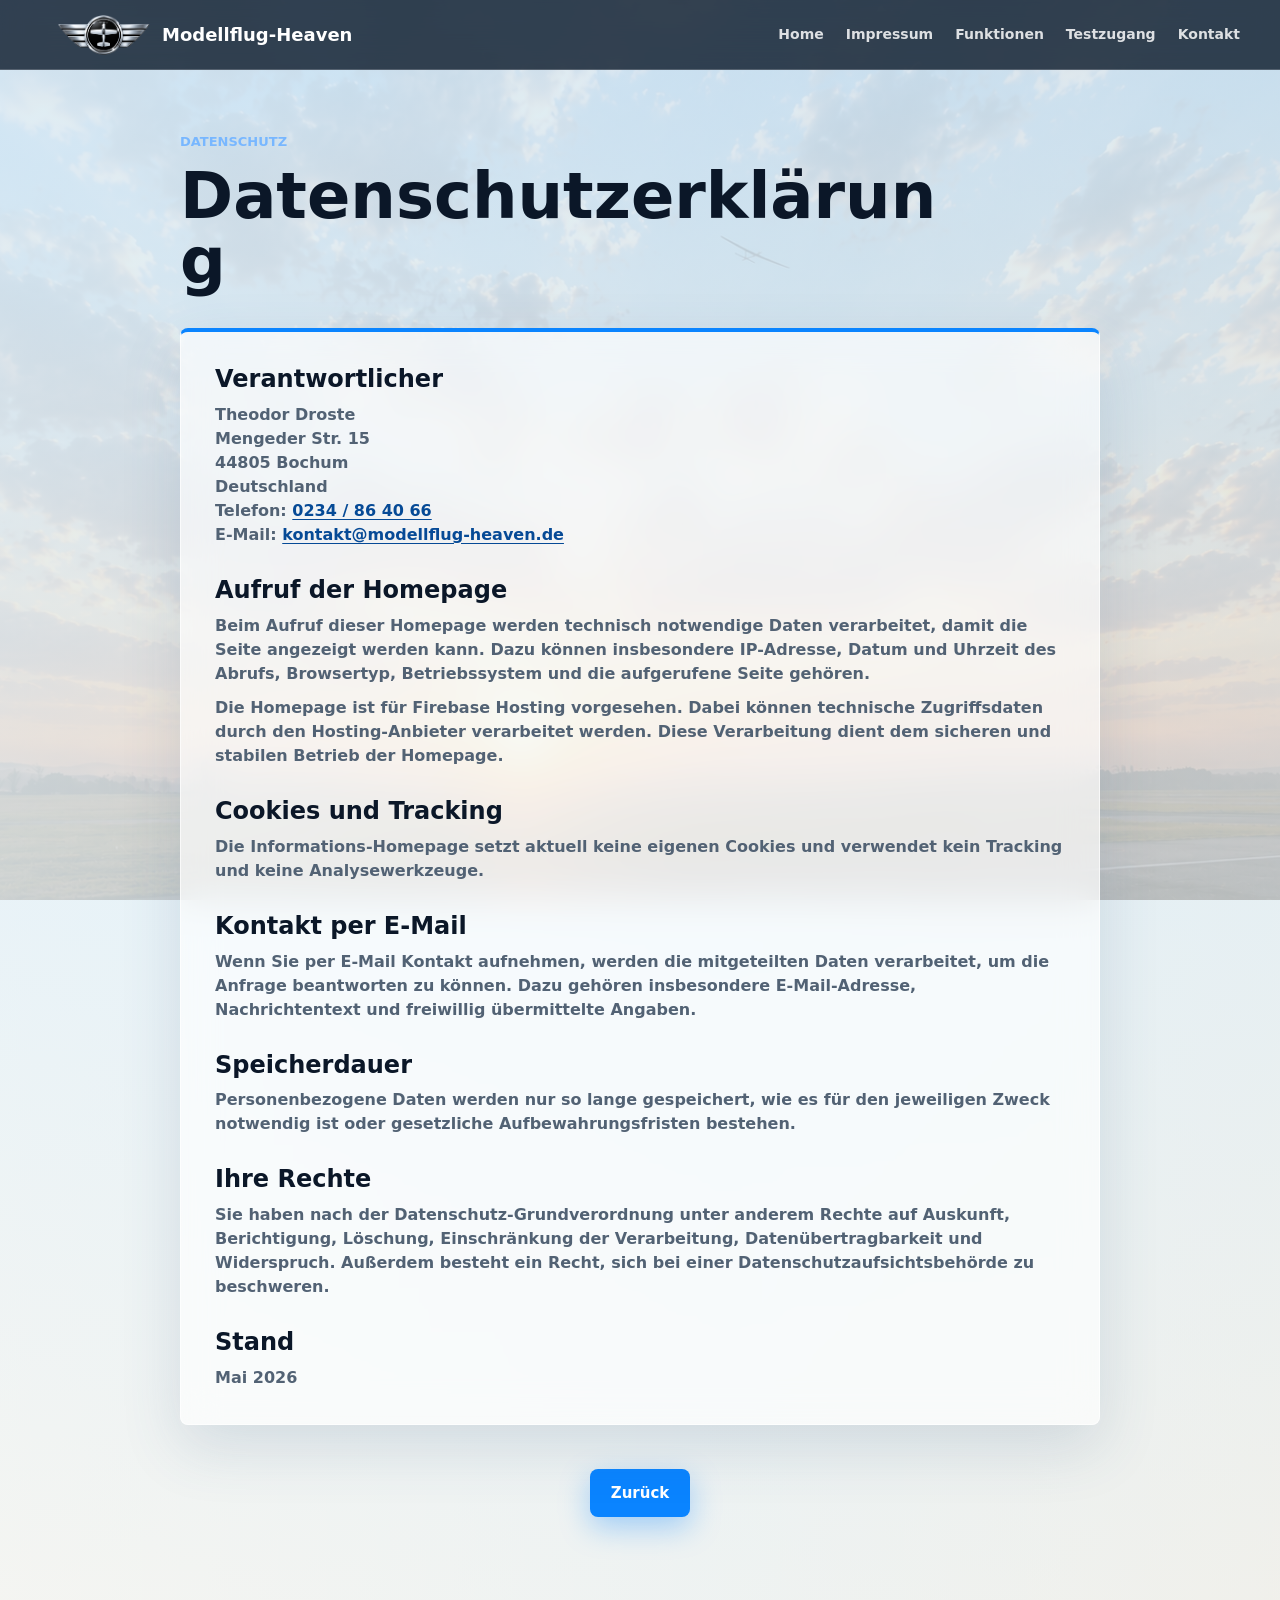
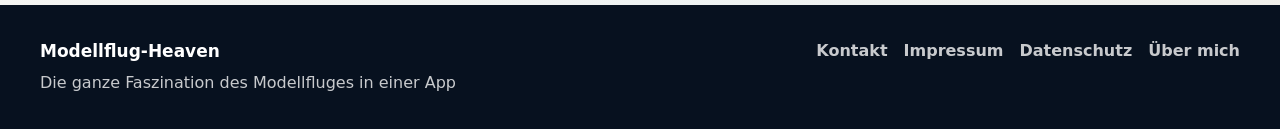
<file: homepage/datenschutz.html>
<!doctype html>
<html lang="de">
  <head>
    <meta charset="utf-8">
    <meta name="viewport" content="width=device-width, initial-scale=1">
    <meta
      name="description"
      content="Datenschutzerkl&auml;rung der Informations-Homepage Modellflug-Heaven."
    >
    <title>Datenschutz | Modellflug-Heaven</title>
    <link rel="icon" href="assets/favicon.png?v=2" type="image/png">
    <link rel="stylesheet" href="styles.css?v=29">
  </head>
  <body class="legal-page">
    <header class="site-header" aria-label="Hauptnavigation">
      <a class="brand" href="index.html#start" aria-label="Modellflug-Heaven Startseite">
        <img
          class="brand-logo"
          src="assets/logo10.png"
          alt=""
          aria-hidden="true"
        >
        <span>Modellflug-Heaven</span>
      </a>
      <nav class="nav-links" aria-label="Seitennavigation">
        <a href="index.html#start">Home</a>
        <a href="impressum.html">Impressum</a>
        <a href="index.html#funktionen">Funktionen</a>
        <a href="index.html#testzugang">Testzugang</a>
        <a href="kontakt.html">Kontakt</a>
      </nav>
    </header>

    <main class="legal-main">
      <section class="legal-hero" aria-labelledby="privacy-title">
        <p class="eyebrow">Datenschutz</p>
        <h1 id="privacy-title">Datenschutzerkl&auml;rung</h1>
      </section>

      <section class="legal-card" aria-label="Datenschutzhinweise">
        <h2>Verantwortlicher</h2>
        <p>
          Theodor Droste<br>
          Mengeder Str. 15<br>
          44805 Bochum<br>
          Deutschland<br>
          Telefon:
          <a href="tel:+49234864066">0234 / 86 40 66</a><br>
          E-Mail:
          <a href="mailto:kontakt@modellflug-heaven.de">kontakt@modellflug-heaven.de</a>
        </p>

        <h2>Aufruf der Homepage</h2>
        <p>
          Beim Aufruf dieser Homepage werden technisch notwendige Daten
          verarbeitet, damit die Seite angezeigt werden kann. Dazu k&ouml;nnen
          insbesondere IP-Adresse, Datum und Uhrzeit des Abrufs, Browsertyp,
          Betriebssystem und die aufgerufene Seite geh&ouml;ren.
        </p>
        <p>
          Die Homepage ist f&uuml;r Firebase Hosting vorgesehen. Dabei k&ouml;nnen
          technische Zugriffsdaten durch den Hosting-Anbieter verarbeitet werden.
          Diese Verarbeitung dient dem sicheren und stabilen Betrieb der
          Homepage.
        </p>

        <h2>Cookies und Tracking</h2>
        <p>
          Die Informations-Homepage setzt aktuell keine eigenen Cookies und
          verwendet kein Tracking und keine Analysewerkzeuge.
        </p>

        <h2>Kontakt per E-Mail</h2>
        <p>
          Wenn Sie per E-Mail Kontakt aufnehmen, werden die mitgeteilten Daten
          verarbeitet, um die Anfrage beantworten zu k&ouml;nnen. Dazu geh&ouml;ren
          insbesondere E-Mail-Adresse, Nachrichtentext und freiwillig
          &uuml;bermittelte Angaben.
        </p>

        <h2>Speicherdauer</h2>
        <p>
          Personenbezogene Daten werden nur so lange gespeichert, wie es f&uuml;r
          den jeweiligen Zweck notwendig ist oder gesetzliche Aufbewahrungsfristen
          bestehen.
        </p>

        <h2>Ihre Rechte</h2>
        <p>
          Sie haben nach der Datenschutz-Grundverordnung unter anderem Rechte
          auf Auskunft, Berichtigung, L&ouml;schung, Einschr&auml;nkung der Verarbeitung,
          Daten&uuml;bertragbarkeit und Widerspruch. Au&szlig;erdem besteht ein Recht,
          sich bei einer Datenschutzaufsichtsbeh&ouml;rde zu beschweren.
        </p>

        <h2>Stand</h2>
        <p>Mai 2026</p>
      </section>

      <div class="legal-actions">
        <a class="button primary" href="index.html#start">Zur&uuml;ck</a>
      </div>
    </main>

    <footer class="site-footer" id="kontakt">
      <div>
        <strong>Modellflug-Heaven</strong>
        <p>Die ganze Faszination des Modellfluges in einer App</p>
      </div>
      <div class="footer-links">
        <a href="kontakt.html">Kontakt</a>
        <a href="impressum.html">Impressum</a>
        <a href="datenschutz.html">Datenschutz</a>
        <a href="ueber-mich.html">&Uuml;ber mich</a>
      </div>
    </footer>
  </body>
</html>
</file>
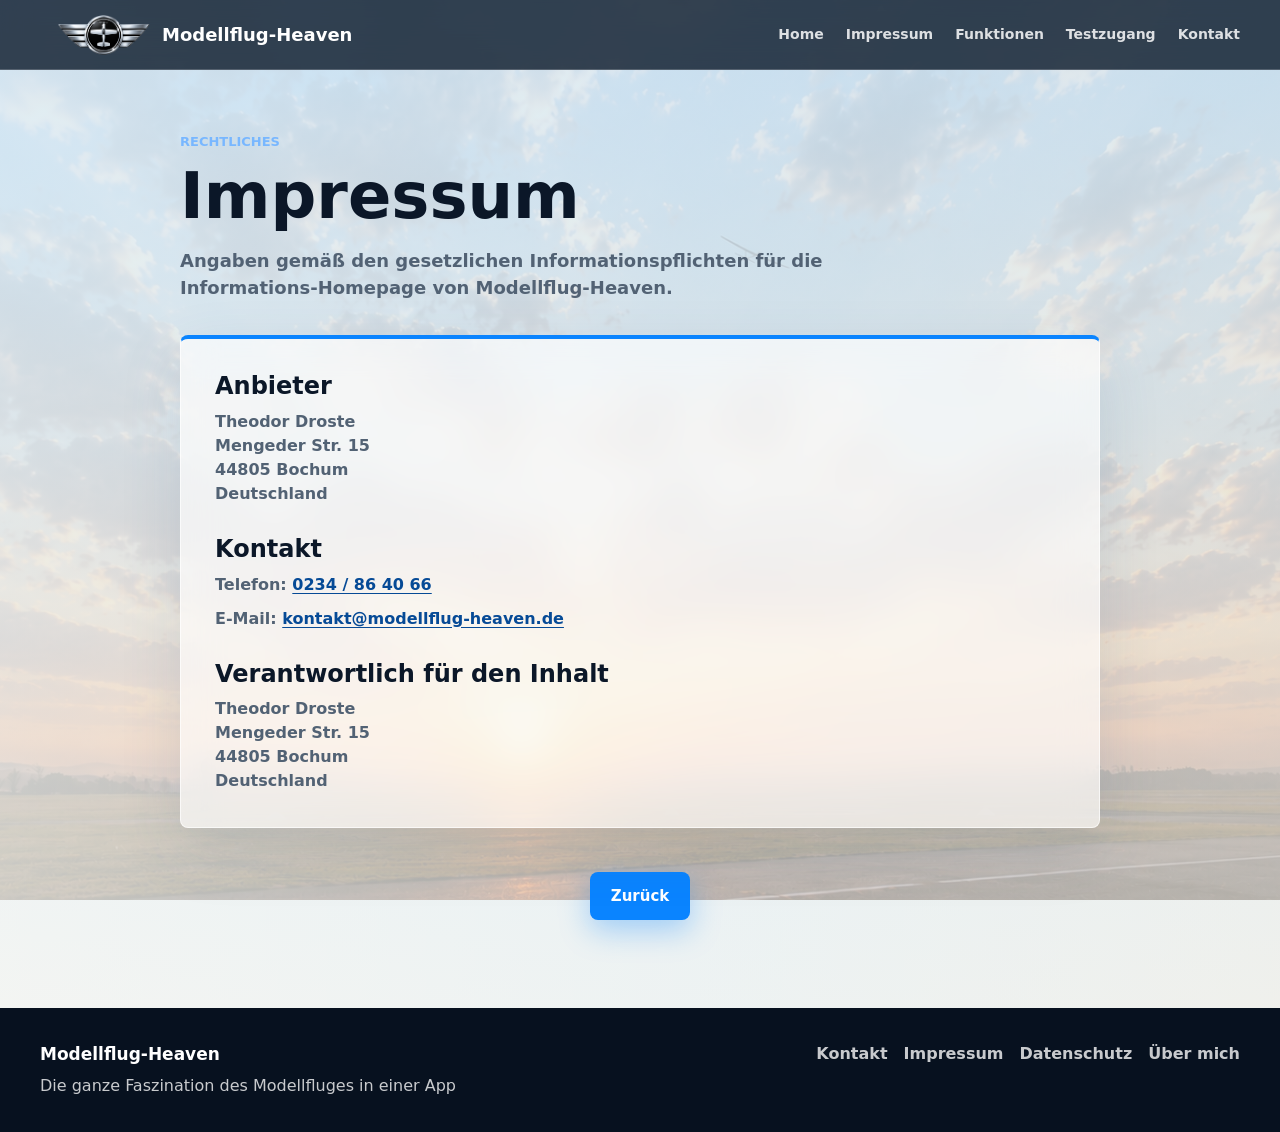
<file: homepage/impressum.html>
<!doctype html>
<html lang="de">
  <head>
    <meta charset="utf-8">
    <meta name="viewport" content="width=device-width, initial-scale=1">
    <meta
      name="description"
      content="Impressum der Informations-Homepage Modellflug-Heaven."
    >
    <title>Impressum | Modellflug-Heaven</title>
    <link rel="icon" href="assets/favicon.png?v=2" type="image/png">
    <link rel="stylesheet" href="styles.css?v=29">
  </head>
  <body class="legal-page">
    <header class="site-header" aria-label="Hauptnavigation">
      <a class="brand" href="index.html#start" aria-label="Modellflug-Heaven Startseite">
        <img
          class="brand-logo"
          src="assets/logo10.png"
          alt=""
          aria-hidden="true"
        >
        <span>Modellflug-Heaven</span>
      </a>
      <nav class="nav-links" aria-label="Seitennavigation">
        <a href="index.html#start">Home</a>
        <a href="impressum.html">Impressum</a>
        <a href="index.html#funktionen">Funktionen</a>
        <a href="index.html#testzugang">Testzugang</a>
        <a href="kontakt.html">Kontakt</a>
      </nav>
    </header>

    <main class="legal-main">
      <section class="legal-hero" aria-labelledby="impressum-title">
        <p class="eyebrow">Rechtliches</p>
        <h1 id="impressum-title">Impressum</h1>
        <p>
          Angaben gem&auml;&szlig; den gesetzlichen Informationspflichten f&uuml;r die
          Informations-Homepage von Modellflug-Heaven.
        </p>
      </section>

      <section class="legal-card" aria-label="Impressumsangaben">
        <h2>Anbieter</h2>
        <address>
          Theodor Droste<br>
          Mengeder Str. 15<br>
          44805 Bochum<br>
          Deutschland
        </address>

        <h2>Kontakt</h2>
        <p>
          Telefon:
          <a href="tel:+49234864066">0234 / 86 40 66</a>
        </p>
        <p>
          E-Mail:
          <a href="mailto:kontakt@modellflug-heaven.de">kontakt@modellflug-heaven.de</a>
        </p>

        <h2>Verantwortlich f&uuml;r den Inhalt</h2>
        <p>
          Theodor Droste<br>
          Mengeder Str. 15<br>
          44805 Bochum<br>
          Deutschland
        </p>
      </section>

      <div class="legal-actions">
        <a class="button primary" href="index.html#start">Zur&uuml;ck</a>
      </div>
    </main>

    <footer class="site-footer" id="kontakt">
      <div>
        <strong>Modellflug-Heaven</strong>
        <p>Die ganze Faszination des Modellfluges in einer App</p>
      </div>
      <div class="footer-links">
        <a href="kontakt.html">Kontakt</a>
        <a href="impressum.html">Impressum</a>
        <a href="datenschutz.html">Datenschutz</a>
        <a href="ueber-mich.html">&Uuml;ber mich</a>
      </div>
    </footer>
  </body>
</html>
</file>
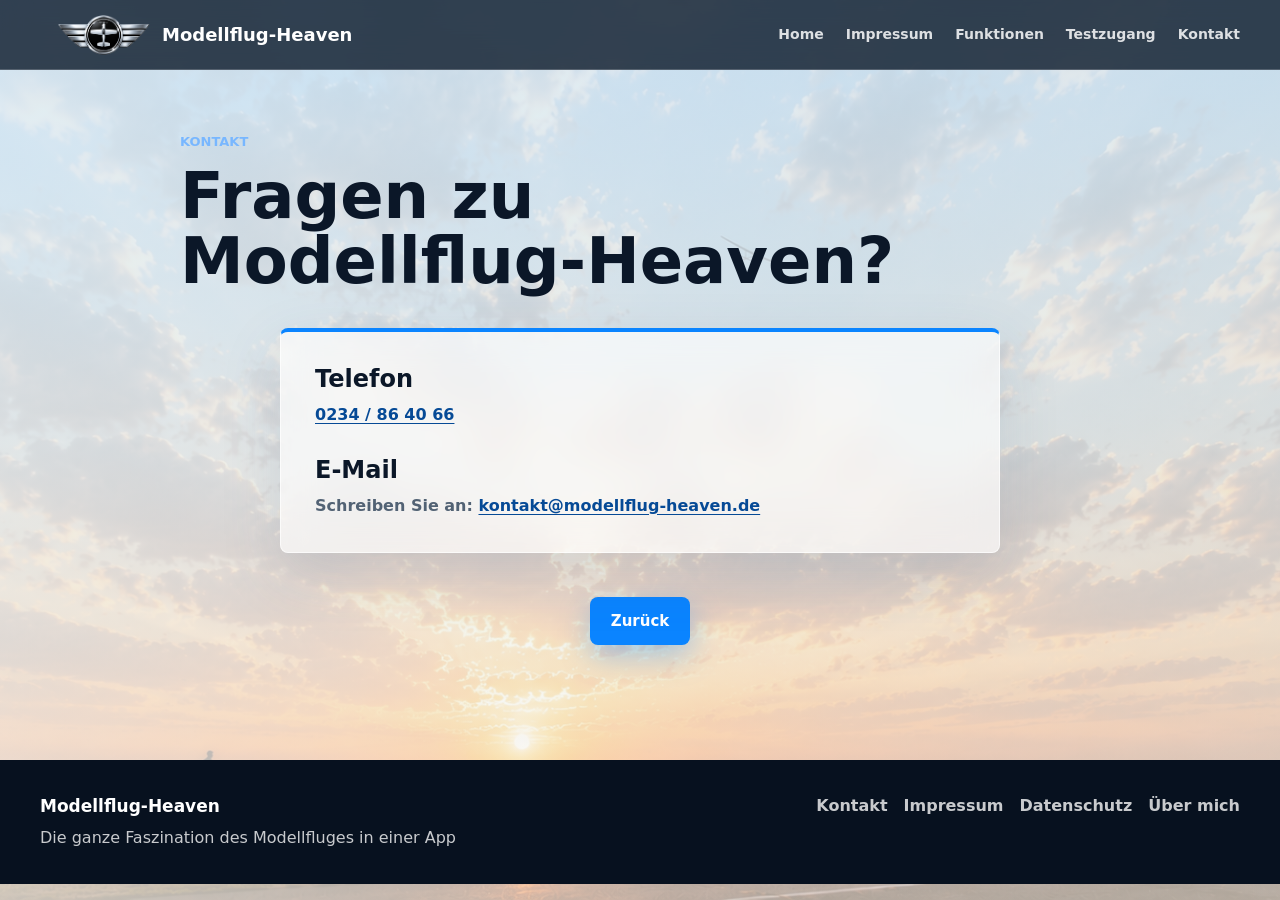
<file: homepage/kontakt.html>
<!doctype html>
<html lang="de">
  <head>
    <meta charset="utf-8">
    <meta name="viewport" content="width=device-width, initial-scale=1">
    <meta
      name="description"
      content="Kontakt zur Informations-Homepage Modellflug-Heaven."
    >
    <title>Kontakt | Modellflug-Heaven</title>
    <link rel="icon" href="assets/favicon.png?v=2" type="image/png">
    <link rel="stylesheet" href="styles.css?v=29">
  </head>
  <body class="legal-page">
    <header class="site-header" aria-label="Hauptnavigation">
      <a class="brand" href="index.html#start" aria-label="Modellflug-Heaven Startseite">
        <img
          class="brand-logo"
          src="assets/logo10.png"
          alt=""
          aria-hidden="true"
        >
        <span>Modellflug-Heaven</span>
      </a>
      <nav class="nav-links" aria-label="Seitennavigation">
        <a href="index.html#start">Home</a>
        <a href="impressum.html">Impressum</a>
        <a href="index.html#funktionen">Funktionen</a>
        <a href="index.html#testzugang">Testzugang</a>
        <a href="kontakt.html">Kontakt</a>
      </nav>
    </header>

    <main class="legal-main">
      <section class="legal-hero" aria-labelledby="contact-title">
        <p class="eyebrow">Kontakt</p>
        <h1 id="contact-title">Fragen zu Modellflug-Heaven?</h1>
      </section>

      <section class="legal-card contact-card" aria-label="Kontaktm&ouml;glichkeit">
        <h2>Telefon</h2>
        <p>
          <a href="tel:+49234864066">0234 / 86 40 66</a>
        </p>

        <h2>E-Mail</h2>
        <p>
          Schreiben Sie an:
          <a href="mailto:kontakt@modellflug-heaven.de">kontakt@modellflug-heaven.de</a>
        </p>
      </section>

      <div class="legal-actions">
        <a class="button primary" href="index.html#start">Zur&uuml;ck</a>
      </div>
    </main>

    <footer class="site-footer" id="kontakt">
      <div>
        <strong>Modellflug-Heaven</strong>
        <p>Die ganze Faszination des Modellfluges in einer App</p>
      </div>
      <div class="footer-links">
        <a href="kontakt.html">Kontakt</a>
        <a href="impressum.html">Impressum</a>
        <a href="datenschutz.html">Datenschutz</a>
        <a href="ueber-mich.html">&Uuml;ber mich</a>
      </div>
    </footer>
  </body>
</html>
</file>
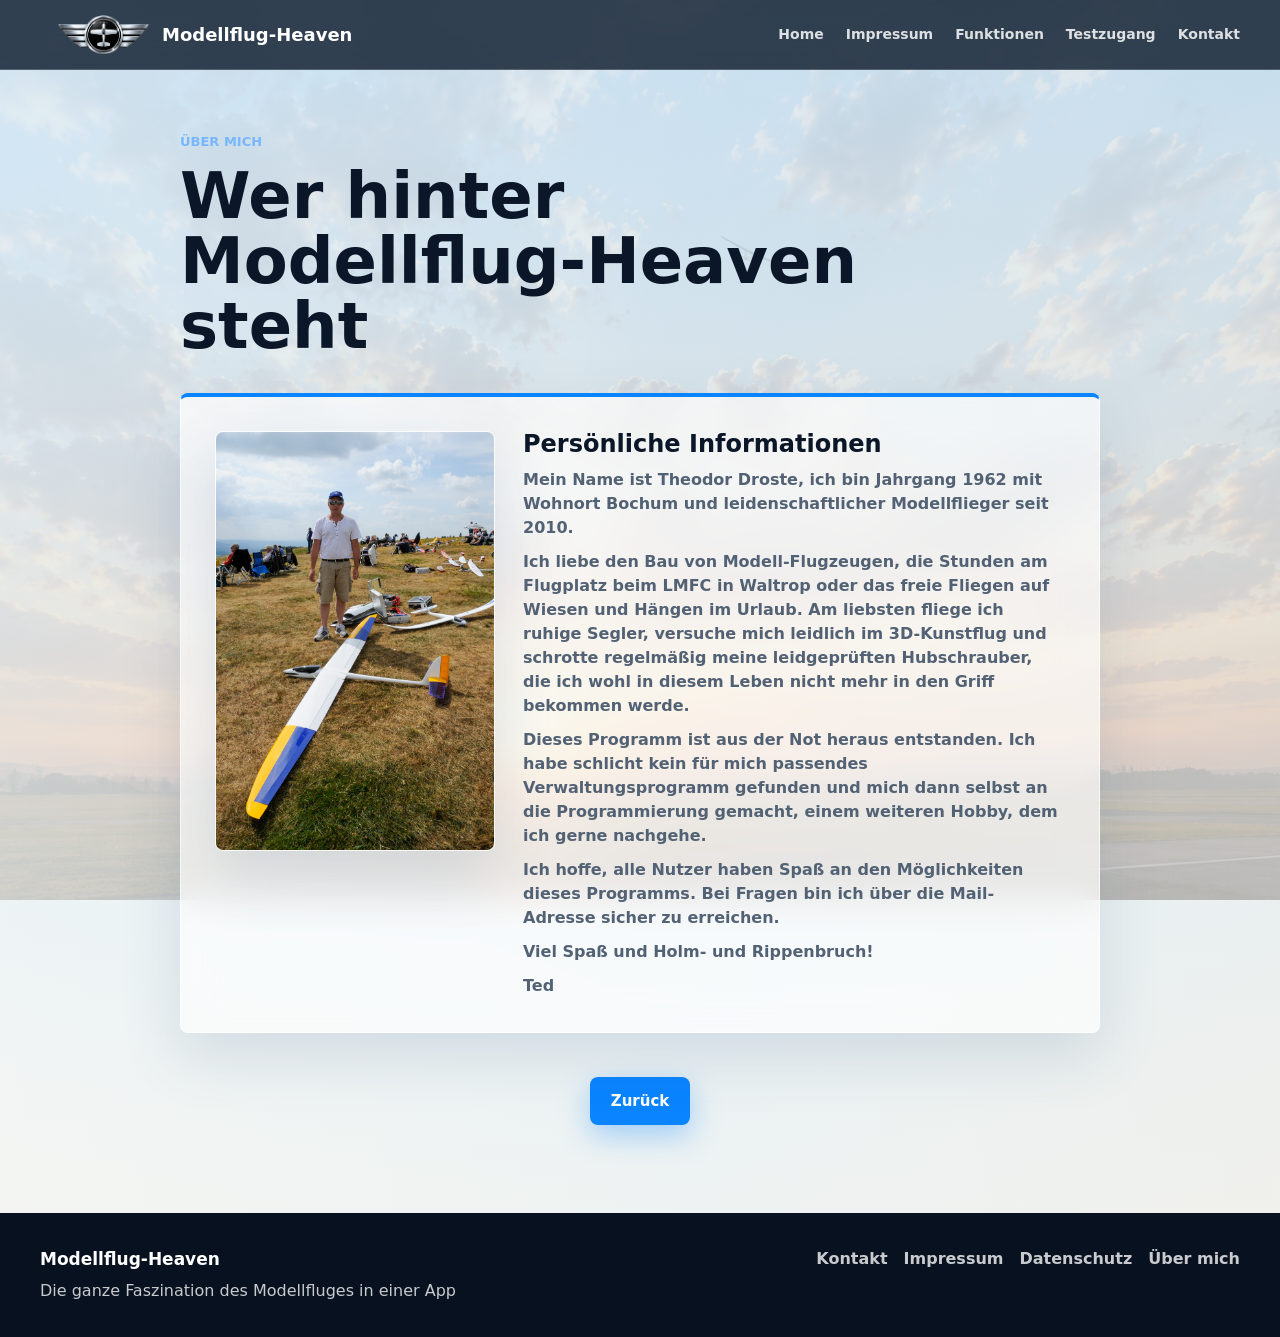
<file: homepage/ueber-mich.html>
<!doctype html>
<html lang="de">
  <head>
    <meta charset="utf-8">
    <meta name="viewport" content="width=device-width, initial-scale=1">
    <meta
      name="description"
      content="Informationen &uuml;ber den Entwickler von Modellflug-Heaven."
    >
    <title>&Uuml;ber mich | Modellflug-Heaven</title>
    <link rel="icon" href="assets/favicon.png?v=2" type="image/png">
    <link rel="stylesheet" href="styles.css?v=29">
  </head>
  <body class="legal-page">
    <header class="site-header" aria-label="Hauptnavigation">
      <a class="brand" href="index.html#start" aria-label="Modellflug-Heaven Startseite">
        <img
          class="brand-logo"
          src="assets/logo10.png"
          alt=""
          aria-hidden="true"
        >
        <span>Modellflug-Heaven</span>
      </a>
      <nav class="nav-links" aria-label="Seitennavigation">
        <a href="index.html#start">Home</a>
        <a href="impressum.html">Impressum</a>
        <a href="index.html#funktionen">Funktionen</a>
        <a href="index.html#testzugang">Testzugang</a>
        <a href="kontakt.html">Kontakt</a>
      </nav>
    </header>

    <main class="legal-main">
      <section class="legal-hero" aria-labelledby="about-title">
        <p class="eyebrow">&Uuml;ber mich</p>
        <h1 id="about-title">Wer hinter Modellflug-Heaven steht</h1>
      </section>

      <section class="legal-card about-card" aria-label="Informationen &uuml;ber mich">
        <figure class="about-photo">
          <img
            src="assets/ueber_mich_wasserkuppe.jpg"
            alt="Theodor Droste auf der Wasserkuppe mit Modellflugzeugen"
          >
        </figure>

        <div class="about-copy">
          <h2>Pers&ouml;nliche Informationen</h2>
          <p>
            Mein Name ist Theodor Droste, ich bin Jahrgang 1962 mit Wohnort
            Bochum und leidenschaftlicher Modellflieger seit 2010.
          </p>
          <p>
            Ich liebe den Bau von Modell-Flugzeugen, die Stunden am Flugplatz
            beim LMFC in Waltrop oder das freie Fliegen auf Wiesen und H&auml;ngen
            im Urlaub. Am liebsten fliege ich ruhige Segler, versuche mich
            leidlich im 3D-Kunstflug und schrotte regelm&auml;&szlig;ig meine
            leidgepr&uuml;ften Hubschrauber, die ich wohl in diesem Leben nicht
            mehr in den Griff bekommen werde.
          </p>
          <p>
            Dieses Programm ist aus der Not heraus entstanden. Ich habe
            schlicht kein f&uuml;r mich passendes Verwaltungsprogramm gefunden und
            mich dann selbst an die Programmierung gemacht, einem weiteren
            Hobby, dem ich gerne nachgehe.
          </p>
          <p>
            Ich hoffe, alle Nutzer haben Spa&szlig; an den M&ouml;glichkeiten dieses
            Programms. Bei Fragen bin ich &uuml;ber die Mail-Adresse sicher zu
            erreichen.
          </p>
          <p>
            Viel Spa&szlig; und Holm- und Rippenbruch!
          </p>
          <p>
            Ted
          </p>
        </div>
      </section>

      <div class="legal-actions">
        <a class="button primary" href="index.html#start">Zur&uuml;ck</a>
      </div>
    </main>

    <footer class="site-footer" id="kontakt">
      <div>
        <strong>Modellflug-Heaven</strong>
        <p>Die ganze Faszination des Modellfluges in einer App</p>
      </div>
      <div class="footer-links">
        <a href="kontakt.html">Kontakt</a>
        <a href="impressum.html">Impressum</a>
        <a href="datenschutz.html">Datenschutz</a>
        <a href="ueber-mich.html">&Uuml;ber mich</a>
      </div>
    </footer>
  </body>
</html>
</file>
<file: homepage/styles.css>
:root {
  color-scheme: light;
  --ink: #0b1728;
  --muted: #526274;
  --line: #d9e2ec;
  --surface: #ffffff;
  --soft: #f2f6fa;
  --blue: #0a84ff;
  --blue-dark: #064a96;
  --green: #188a55;
  --amber: #cc7a1a;
  --red: #b93a35;
  --shadow: 0 20px 50px rgba(11, 23, 40, 0.14);
  --glass: rgba(255, 255, 255, 0.24);
  --glass-strong: rgba(255, 255, 255, 0.36);
  --glass-line: rgba(255, 255, 255, 0.30);
  --glass-shadow: 0 22px 60px rgba(61, 95, 131, 0.16);
}

* {
  box-sizing: border-box;
}

html {
  scroll-behavior: smooth;
  background: #d7efff;
}

body {
  margin: 0;
  color: var(--ink);
  min-height: 100vh;
  background-color: #d7efff;
  background:
    linear-gradient(180deg, rgba(255, 255, 255, 0.16), rgba(255, 255, 255, 0.04) 47rem, rgba(255, 244, 230, 0.10) 100%),
    linear-gradient(90deg, rgba(255, 255, 255, 0.16), rgba(255, 255, 255, 0.00) 50%, rgba(255, 221, 188, 0.12)),
    url("assets/background_02.png") center top / cover fixed no-repeat;
  font-family:
    Inter, ui-sans-serif, system-ui, -apple-system, BlinkMacSystemFont, "Segoe UI",
    sans-serif;
  line-height: 1.5;
  overflow-x: hidden;
}

body.legal-page {
  background-color: #d7efff;
  background:
    linear-gradient(180deg, rgba(215, 239, 255, 0.84), rgba(255, 244, 230, 0.58)),
    linear-gradient(90deg, rgba(255, 255, 255, 0.48), rgba(255, 255, 255, 0.12) 55%, rgba(255, 221, 188, 0.24)),
    url("assets/background_02.png") center top / cover fixed no-repeat;
}

a {
  color: inherit;
  text-decoration: none;
}

img {
  display: block;
  max-width: 100%;
}

.site-header {
  position: fixed;
  z-index: 20;
  top: 0;
  left: 0;
  right: 0;
  display: flex;
  align-items: center;
  justify-content: space-between;
  gap: 24px;
  min-height: 70px;
  padding: 6px 40px;
  color: #ffffff;
  background: rgba(4, 18, 35, 0.78);
  border-bottom: 1px solid rgba(255, 255, 255, 0.18);
  backdrop-filter: blur(14px);
}

.brand {
  display: inline-flex;
  align-items: center;
  gap: 0;
  font-size: 18px;
  font-weight: 900;
}

.brand span {
  margin-left: -6px;
}

.brand-logo {
  flex: 0 0 auto;
  width: 128px;
  height: 40px;
  object-fit: contain;
}

.nav-links {
  display: flex;
  align-items: center;
  gap: 22px;
  color: rgba(255, 255, 255, 0.84);
  font-size: 14px;
  font-weight: 800;
}

.nav-links a:hover,
.nav-links a:focus-visible {
  color: #ffffff;
}

.hero {
  min-height: 100vh;
  min-height: 100svh;
  padding: 120px 40px 88px;
  display: flex;
  align-items: center;
  background:
    linear-gradient(90deg, rgba(3, 14, 27, 0.62), rgba(3, 14, 27, 0.38) 42%, rgba(3, 14, 27, 0.10) 70%, rgba(3, 14, 27, 0.02)),
    url("assets/bg_heaven.png") center center / cover no-repeat;
  background-color: #06172e;
  color: #ffffff;
}

.hero-copy {
  width: min(640px, 100%);
  max-width: 100%;
}

.eyebrow {
  margin: 0 0 12px;
  color: #78b7ff;
  font-size: 13px;
  font-weight: 900;
  text-transform: uppercase;
  letter-spacing: 0;
}

h1,
h2,
h3,
p {
  overflow-wrap: anywhere;
}

h1 {
  margin: 0;
  font-size: 64px;
  line-height: 1.02;
  letter-spacing: 0;
}

h2 {
  margin: 0;
  font-size: 38px;
  line-height: 1.12;
  letter-spacing: 0;
}

h3 {
  margin: 14px 0 8px;
  font-size: 20px;
  line-height: 1.2;
}

.hero-text {
  margin: 22px 0 0;
  max-width: 560px;
  color: rgba(255, 255, 255, 0.88);
  font-size: 21px;
  font-weight: 700;
}

.hero-actions {
  display: flex;
  flex-wrap: wrap;
  gap: 12px;
  margin-top: 34px;
}

.hero-platforms {
  margin: 16px 0 0;
  max-width: 560px;
  color: rgba(255, 255, 255, 0.82);
  font-size: 15px;
  font-weight: 800;
}

.button {
  display: inline-flex;
  align-items: center;
  justify-content: center;
  min-height: 48px;
  padding: 0 20px;
  border-radius: 8px;
  font-size: 15px;
  font-weight: 900;
  border: 1px solid transparent;
}

.button.primary {
  color: #ffffff;
  background: var(--blue);
  box-shadow: 0 10px 30px rgba(10, 132, 255, 0.34);
}

.button.secondary {
  color: #ffffff;
  border-color: rgba(255, 255, 255, 0.42);
  background: rgba(255, 255, 255, 0.08);
}

.button:hover,
.button:focus-visible {
  transform: translateY(-1px);
}

.intro-band {
  background: var(--ink);
  color: #ffffff;
  padding: 12px 4px 10px 40px;
}

.intro-grid {
  width: min(1180px, 100%);
  margin: 0 0 0 auto;
  display: grid;
  grid-template-columns: 1fr;
  align-items: center;
}

.quick-facts {
  width: 100%;
  max-width: 100%;
  display: flex;
  flex-wrap: nowrap;
  justify-content: flex-end;
  gap: clamp(7px, 0.9vw, 12px);
  margin: 0 0 0 auto;
  overflow-x: auto;
  scrollbar-width: thin;
}

.quick-fact-link {
  border-right: 2px solid var(--blue);
  flex: 0 0 auto;
  padding: 2px 7px 2px 0;
  text-align: right;
  transition: color 160ms ease, border-color 160ms ease, transform 160ms ease;
}

.quick-fact-title {
  display: block;
  font-size: 11px;
  font-weight: 900;
  white-space: nowrap;
}

.quick-fact-link:hover,
.quick-fact-link:focus-visible {
  color: #ffffff;
  border-color: #78b7ff;
  transform: translateY(-1px);
}

#dashboard,
#modelle,
#statistik,
#webcam-wetter,
#flugbuch,
#konfiguration,
#chat-wetter,
#akkus,
#features,
#testzugang {
  scroll-margin-top: 82px;
}

.section {
  width: min(1180px, 100%);
  margin: 0 auto;
  padding: 86px 40px;
}

.section-heading {
  max-width: 720px;
  margin-bottom: 34px;
}

.feature-grid {
  display: grid;
  grid-template-columns: repeat(3, minmax(0, 1fr));
  gap: 16px;
}

.feature-card {
  min-height: 222px;
  padding: 22px;
  border: 1px solid var(--glass-line);
  border-radius: 8px;
  background: var(--glass);
  box-shadow: var(--glass-shadow);
  backdrop-filter: blur(18px) saturate(1.18);
  -webkit-backdrop-filter: blur(18px) saturate(1.18);
}

.feature-card p {
  margin: 0;
  color: var(--muted);
  font-size: 15px;
  font-weight: 650;
}

.reveal-ready .reveal-copy {
  opacity: 0;
  transform: translateY(16px);
  transition: opacity 900ms ease, transform 900ms ease;
}

.reveal-ready .reveal-copy.is-visible {
  opacity: 1;
  transform: translateY(0);
}

@media (prefers-reduced-motion: reduce) {
  .reveal-ready .reveal-copy {
    opacity: 1;
    transform: none;
    transition: none;
  }
}

.feature-icon {
  display: block;
  width: 56px;
  height: 56px;
  border-radius: 8px;
  background-position: center;
  background-repeat: no-repeat;
  background-size: contain;
}

.feature-icon::before,
.feature-icon::after {
  content: none;
}

.feature-icon.models {
  background-image: url("assets/icon-modelle.svg?v=4");
}

.feature-icon.flightbook {
  background-image: url("assets/icon-flugbuch.svg?v=4");
}

.feature-icon.batteries {
  background-image: url("assets/icon-akku.svg?v=4");
}

.feature-icon.weather {
  background-image: url("assets/icon-wetter-webcam.svg?v=4");
}

.feature-icon.chat {
  background-image: url("assets/icon-chat.svg?v=4");
}

.feature-icon.stats {
  background-image: url("assets/icon-statistik.svg?v=4");
}

.showcase-band {
  background: transparent;
  padding: 112px 40px;
}

.showcase {
  width: min(1180px, 100%);
  margin: 0 auto;
  display: grid;
  grid-template-columns: minmax(260px, 0.62fr) minmax(0, 1.38fr);
  gap: 38px;
  align-items: center;
}

.showcase-copy p:not(.eyebrow) {
  margin: 18px 0 0;
  color: rgba(255, 255, 255, 0.88);
  font-size: 17px;
  font-weight: 650;
  text-shadow: 0 2px 14px rgba(3, 14, 27, 0.38);
}

.showcase-copy h2,
.model-details-copy h2,
.split-section > div:first-child h2 {
  color: #ffffff;
  text-shadow: 0 2px 16px rgba(3, 14, 27, 0.44);
}

.showcase-copy .eyebrow,
.model-details-copy .eyebrow,
.split-section > div:first-child .eyebrow {
  color: #b9ddff;
  text-shadow: 0 2px 12px rgba(3, 14, 27, 0.38);
}

.media-grid {
  position: relative;
  display: block;
  overflow: visible;
}

.media-grid img {
  width: 100%;
  height: auto;
  object-fit: contain;
  border-radius: 8px;
  background: var(--glass-strong);
  border: 1px solid var(--glass-line);
  box-shadow: var(--glass-shadow);
  backdrop-filter: blur(18px) saturate(1.14);
  -webkit-backdrop-filter: blur(18px) saturate(1.14);
}

.model-details-band {
  background: transparent;
  padding: 112px 40px;
}

.model-details-band-soft {
  background: transparent;
}

.features-section .model-details {
  align-items: start;
}

.model-details {
  width: min(1180px, 100%);
  margin: 0 auto;
  display: grid;
  grid-template-columns: minmax(260px, 0.62fr) minmax(0, 1.38fr);
  gap: 38px;
  align-items: center;
}

.text-only-details {
  display: block;
}

.text-only-details .model-details-copy {
  max-width: 820px;
}

.model-details-copy p:not(.eyebrow) {
  margin: 18px 0 0;
  color: rgba(255, 255, 255, 0.88);
  font-size: 17px;
  font-weight: 650;
  text-shadow: 0 2px 14px rgba(3, 14, 27, 0.38);
}

.split-section > div:first-child p:not(.eyebrow) {
  color: rgba(255, 255, 255, 0.88);
  font-size: 17px;
  font-weight: 650;
  text-shadow: 0 2px 14px rgba(3, 14, 27, 0.38);
}

.model-details-visual {
  padding: 26px;
  border-top: 4px solid var(--blue);
  border-radius: 8px;
  background: var(--glass);
  box-shadow: var(--glass-shadow);
  border-right: 1px solid var(--glass-line);
  border-bottom: 1px solid var(--glass-line);
  border-left: 1px solid var(--glass-line);
  backdrop-filter: blur(18px) saturate(1.18);
  -webkit-backdrop-filter: blur(18px) saturate(1.18);
}

.model-screen-visual {
  padding: 0;
  overflow: hidden;
}

.detail-screen-image {
  width: 100%;
  height: auto;
  border-radius: 8px;
  object-fit: contain;
}

.flight-start-visual {
  display: flex;
  align-items: center;
  justify-content: center;
}

.flight-start-frame {
  position: relative;
  width: min(80%, 502px);
  line-height: 0;
}

.flight-start-frame::after {
  content: "";
  position: absolute;
  left: 15.35%;
  top: 64.27%;
  width: 10.5%;
  aspect-ratio: 1;
  border-radius: 50%;
  pointer-events: none;
  background:
    radial-gradient(circle, rgba(245, 255, 245, 0.98) 0 10%, rgba(78, 255, 139, 0.96) 11% 34%, rgba(6, 232, 102, 0.52) 35% 58%, rgba(6, 214, 93, 0) 70%);
  box-shadow:
    0 0 12px rgba(65, 255, 130, 1),
    0 0 30px rgba(45, 255, 116, 0.82),
    0 0 48px rgba(45, 255, 116, 0.44);
  filter: saturate(1.25);
  transform: translate(-50%, -50%);
  animation: flight-led-blink 1.2s ease-in-out infinite;
}

.flight-start-image {
  width: 100%;
  height: auto;
  border-radius: 24px;
  clip-path: inset(0 round 24px);
  object-fit: contain;
}

@keyframes flight-led-blink {
  0%,
  100% {
    opacity: 0.38;
    transform: translate(-50%, -50%) scale(0.9);
  }

  45%,
  62% {
    opacity: 1;
    transform: translate(-50%, -50%) scale(1.04);
  }
}

.stats-screen-visual {
  display: flex;
  align-items: center;
  justify-content: center;
}

.stats-screen-image {
  width: 100%;
  height: auto;
  border-radius: 8px;
  object-fit: contain;
}

.configuration-screen-visual {
  display: flex;
  align-items: center;
  justify-content: center;
}

.configuration-screen-image {
  width: 100%;
  height: auto;
  object-fit: contain;
}

.webcam-weather-visual {
  display: flex;
  align-items: center;
  justify-content: center;
}

.webcam-weather-image {
  width: 100%;
  height: auto;
  object-fit: contain;
}

.flightbook-screen-visual {
  display: flex;
  align-items: center;
  justify-content: center;
}

.flightbook-screen-image {
  width: 100%;
  height: auto;
  border-radius: 8px;
  object-fit: contain;
}

.model-preview-head {
  display: grid;
  grid-template-columns: 150px minmax(0, 1fr);
  gap: 22px;
  align-items: center;
}

.model-preview-image {
  display: grid;
  place-items: center;
  min-height: 136px;
  border-radius: 8px;
  background: rgba(232, 241, 251, 0.58);
  border: 1px solid rgba(255, 255, 255, 0.74);
}

.model-preview-image img {
  width: 110px;
  height: 110px;
  object-fit: contain;
}

.model-preview-kicker {
  margin: 0;
  color: var(--blue);
  font-size: 13px;
  font-weight: 900;
  text-transform: uppercase;
}

.model-preview-head h3 {
  margin-top: 6px;
  font-size: 34px;
}

.model-preview-head p:not(.model-preview-kicker) {
  margin: 10px 0 0;
  color: var(--muted);
  font-size: 15px;
  font-weight: 650;
}

.model-detail-list {
  display: grid;
  grid-template-columns: repeat(2, minmax(0, 1fr));
  gap: 0;
  margin: 26px 0 0;
  border: 1px solid rgba(217, 226, 236, 0.72);
  border-radius: 8px;
  overflow: hidden;
  background: rgba(255, 255, 255, 0.40);
}

.model-detail-list div {
  padding: 14px 16px;
  border-bottom: 1px solid var(--line);
}

.model-detail-list div:nth-child(odd) {
  border-right: 1px solid var(--line);
}

.model-detail-list div:nth-last-child(-n + 2) {
  border-bottom: 0;
}

.model-detail-list dt {
  color: var(--muted);
  font-size: 12px;
  font-weight: 900;
  text-transform: uppercase;
}

.model-detail-list dd {
  margin: 4px 0 0;
  color: var(--ink);
  font-size: 15px;
  font-weight: 850;
}

.feature-table-card {
  width: min(620px, 100%);
  justify-self: end;
  overflow-x: auto;
  -webkit-overflow-scrolling: touch;
}

.feature-table {
  width: 100%;
  min-width: 420px;
  margin-top: 14px;
  border-collapse: collapse;
  overflow: hidden;
  border: 1px solid rgba(217, 226, 236, 0.72);
  border-radius: 8px;
  background: rgba(255, 255, 255, 0.74);
}

.feature-table td {
  position: relative;
  padding: 10px 14px 10px 42px;
  border-bottom: 1px solid var(--line);
  text-align: left;
  vertical-align: top;
}

.feature-table td {
  color: var(--muted);
  font-family: inherit;
  font-size: 17px;
  font-weight: 650;
  line-height: 1.5;
}

.feature-table td::before {
  content: "";
  position: absolute;
  left: 15px;
  top: 12px;
  width: 16px;
  height: 16px;
  background: var(--blue);
  clip-path: polygon(48% 0, 61% 0, 65% 40%, 100% 56%, 100% 68%, 65% 61%, 58% 100%, 49% 100%, 42% 61%, 7% 68%, 7% 56%, 43% 40%);
  transform: rotate(-12deg);
}

.feature-table tr:last-child td {
  border-bottom: 0;
}

.friends-visual {
  padding: 0;
  overflow: visible;
  display: flex;
  align-items: center;
  justify-content: center;
  background: transparent;
}

.friends-screen-image {
  width: 100%;
  height: auto;
  display: block;
  object-fit: contain;
}

.battery-visual {
  display: flex;
  align-items: center;
  justify-content: center;
}

.battery-screen-image {
  width: 100%;
  height: auto;
  display: block;
  object-fit: contain;
}

.friend-row {
  display: grid;
  grid-template-columns: 48px minmax(0, 1fr);
  gap: 12px;
  align-items: center;
  padding: 14px;
  border: 1px solid rgba(217, 226, 236, 0.72);
  border-radius: 8px;
  background: rgba(255, 255, 255, 0.42);
}

.friend-row.active {
  border-color: rgba(24, 138, 85, 0.34);
  background: rgba(243, 251, 247, 0.52);
}

.friend-avatar {
  display: grid;
  place-items: center;
  width: 48px;
  height: 48px;
  border-radius: 50%;
  color: #ffffff;
  background: var(--blue);
  font-weight: 900;
}

.friend-row strong {
  display: block;
  color: var(--ink);
  font-size: 16px;
}

.friend-row p {
  margin: 2px 0 0;
  color: var(--muted);
  font-size: 13px;
  font-weight: 700;
}

.chat-bubble {
  width: min(360px, 100%);
  padding: 13px 15px;
  border-radius: 8px;
  color: #ffffff;
  background: var(--blue);
  font-size: 14px;
  font-weight: 800;
}

.chat-bubble.answer {
  justify-self: end;
  color: var(--ink);
  background: rgba(255, 255, 255, 0.48);
  border: 1px solid rgba(217, 226, 236, 0.72);
}

.stats-summary {
  display: grid;
  grid-template-columns: repeat(3, minmax(0, 1fr));
  gap: 12px;
}

.stats-summary div {
  padding: 16px;
  border-radius: 8px;
  background: rgba(255, 255, 255, 0.42);
  border: 1px solid rgba(217, 226, 236, 0.72);
}

.stats-summary strong {
  display: block;
  color: var(--ink);
  font-size: 28px;
  line-height: 1;
}

.stats-summary span {
  display: block;
  margin-top: 7px;
  color: var(--muted);
  font-size: 12px;
  font-weight: 900;
  text-transform: uppercase;
}

.bar-chart {
  height: 220px;
  margin-top: 24px;
  padding: 22px 24px 18px;
  display: grid;
  grid-template-columns: repeat(6, 1fr);
  align-items: end;
  gap: 12px;
  border: 1px solid rgba(217, 226, 236, 0.72);
  border-radius: 8px;
  background: rgba(255, 255, 255, 0.40);
}

.bar-chart span {
  display: block;
  height: var(--bar-height);
  min-height: 28px;
  border-radius: 8px 8px 3px 3px;
  background: linear-gradient(180deg, var(--blue), var(--green));
}

.split-section {
  width: min(1180px, 100%);
  display: grid;
  grid-template-columns: minmax(260px, 0.62fr) minmax(0, 1.38fr);
  gap: 38px;
  align-items: start;
}

.access-copy {
  text-align: left;
}

.access-emblem-row {
  grid-column: 1 / -1;
  display: flex;
  justify-content: center;
  margin-top: 200px;
}

.access-emblem {
  width: min(680px, 90%);
  height: auto;
  object-fit: contain;
}

.access-panel {
  width: 100%;
  align-self: stretch;
  border-top: 4px solid var(--green);
  padding: 26px;
  background: var(--glass);
  border-radius: 8px;
  box-shadow: var(--glass-shadow);
  border-right: 1px solid var(--glass-line);
  border-bottom: 1px solid var(--glass-line);
  border-left: 1px solid var(--glass-line);
  backdrop-filter: blur(18px) saturate(1.18);
  -webkit-backdrop-filter: blur(18px) saturate(1.18);
}

.access-panel-inner {
  min-height: 100%;
  padding: 24px;
  border-radius: 8px;
  background: rgba(255, 255, 255, 0.70);
  border: 1px solid rgba(217, 226, 236, 0.72);
}

.access-panel-inner p {
  margin: 0 0 22px;
  color: var(--muted);
  font-size: 17px;
  font-weight: 650;
}

.legal-main {
  min-height: calc(100vh - 140px);
  padding: 132px 40px 88px;
}

.legal-hero,
.legal-card {
  width: min(920px, 100%);
  margin: 0 auto;
}

.legal-hero {
  color: var(--ink);
}

.legal-hero h1 {
  max-width: 780px;
  margin-top: 10px;
}

.legal-hero p:not(.eyebrow) {
  max-width: 760px;
  margin: 18px 0 0;
  color: var(--muted);
  font-size: 18px;
  font-weight: 650;
}

.legal-card {
  margin-top: 34px;
  padding: 34px;
  border-top: 4px solid var(--blue);
  border-radius: 8px;
  background: rgba(255, 255, 255, 0.64);
  border-right: 1px solid rgba(255, 255, 255, 0.66);
  border-bottom: 1px solid rgba(255, 255, 255, 0.66);
  border-left: 1px solid rgba(255, 255, 255, 0.66);
  box-shadow: var(--glass-shadow);
  backdrop-filter: blur(18px) saturate(1.12);
  -webkit-backdrop-filter: blur(18px) saturate(1.12);
}

.legal-card h2 {
  margin-top: 30px;
  font-size: 24px;
}

.legal-card h2:first-child,
.legal-note + h2 {
  margin-top: 0;
}

.legal-card p,
.legal-card address {
  margin: 10px 0 0;
  color: var(--muted);
  font-size: 16px;
  font-style: normal;
  font-weight: 650;
}

.legal-card a {
  color: var(--blue-dark);
  font-weight: 850;
  text-decoration: underline;
  text-underline-offset: 3px;
}

.legal-note {
  padding: 14px 16px;
  border-radius: 8px;
  color: #3f3013;
  background: rgba(255, 232, 185, 0.82);
  border: 1px solid rgba(204, 122, 26, 0.24);
}

.contact-card {
  max-width: 720px;
}

.about-card {
  display: grid;
  grid-template-columns: minmax(220px, 280px) minmax(0, 1fr);
  gap: 28px;
  align-items: start;
}

.about-photo {
  margin: 0;
}

.about-photo img {
  width: 100%;
  height: auto;
  border-radius: 8px;
  border: 1px solid rgba(255, 255, 255, 0.66);
  box-shadow: var(--glass-shadow);
  object-fit: cover;
}

.about-copy h2:first-child {
  margin-top: 0;
}

.legal-actions {
  width: min(920px, 100%);
  display: flex;
  justify-content: center;
  margin: 44px auto 0;
}

.site-footer {
  display: flex;
  justify-content: space-between;
  gap: 24px;
  padding: 34px 40px;
  color: rgba(255, 255, 255, 0.78);
  background: #07111f;
}

.site-footer strong {
  color: #ffffff;
  font-size: 17px;
}

.site-footer p {
  margin: 6px 0 0;
}

.footer-links {
  display: flex;
  flex-wrap: wrap;
  justify-content: flex-end;
  gap: 16px;
  font-weight: 800;
}

.footer-links a:hover,
.footer-links a:focus-visible {
  color: #ffffff;
}

@media (max-width: 900px) {
  body:not(.legal-page) {
    position: relative;
    isolation: isolate;
    background: transparent;
  }

  body:not(.legal-page)::before {
    content: "";
    position: fixed;
    inset: 0;
    z-index: -1;
    background:
      linear-gradient(180deg, rgba(255, 255, 255, 0.08), rgba(255, 244, 230, 0.08)),
      url("assets/bg_handy_02.png") center center / cover no-repeat;
    pointer-events: none;
  }

  body.legal-page {
    background-attachment: scroll, scroll, scroll;
    background-position:
      top center,
      top center,
      top center;
    background-size:
      auto,
      auto,
      100% auto;
    background-repeat:
      no-repeat,
      no-repeat,
      repeat-y;
  }

  .site-header {
    position: absolute;
    padding: 14px 22px;
  }

  .brand-logo {
    width: 118px;
    height: 38px;
  }

  .nav-links {
    display: none;
  }

  .hero {
    min-height: 100vh;
    min-height: 100svh;
    padding: 120px 22px 64px;
    align-items: flex-end;
    background:
      linear-gradient(180deg, rgba(3, 14, 27, 0.10), rgba(3, 14, 27, 0.66)),
      url("assets/bg_handy.png") center top / cover no-repeat;
    background-color: #06172e;
  }

  h1 {
    font-size: 38px;
  }

  h2 {
    font-size: 30px;
  }

  .hero-text {
    font-size: 18px;
  }

  .intro-band,
  .section,
  .showcase-band,
  .model-details-band,
  .legal-main,
  .site-footer {
    padding-left: 22px;
    padding-right: 22px;
  }

  .intro-grid,
  .showcase,
  .model-details,
  .split-section {
    grid-template-columns: 1fr;
  }

  .quick-facts,
  .feature-grid {
    grid-template-columns: 1fr;
  }

  .flight-start-frame {
    width: min(420px, 100%);
  }

  .model-preview-head,
  .model-detail-list,
  .stats-summary {
    grid-template-columns: 1fr;
  }

  .model-detail-list div,
  .model-detail-list div:nth-child(odd),
  .model-detail-list div:nth-last-child(-n + 2) {
    border-right: 0;
    border-bottom: 1px solid var(--line);
  }

  .model-detail-list div:last-child {
    border-bottom: 0;
  }

  .site-footer {
    flex-direction: column;
  }

  .footer-links {
    justify-content: flex-start;
  }
}

@media (max-width: 620px) {
  .about-card {
    grid-template-columns: 1fr;
  }

  .about-photo {
    max-width: 420px;
    margin: 0 auto;
  }

  .feature-table-card {
    overflow-x: visible;
  }

  .feature-table {
    min-width: 0;
    table-layout: fixed;
  }

  .feature-table td {
    padding: 10px 12px 10px 36px;
    font-size: 15px;
    overflow-wrap: anywhere;
    word-break: normal;
    hyphens: auto;
  }

  .feature-table td::before {
    left: 12px;
    width: 14px;
    height: 14px;
  }

  .legal-card {
    padding: 24px 20px;
  }

  .hero-actions {
    flex-direction: column;
    align-items: stretch;
  }

  .button {
    width: 100%;
  }
}

@media (max-width: 420px) {
  .brand {
    font-size: 16px;
  }

  h1 {
    font-size: 36px;
  }
}
</file>
